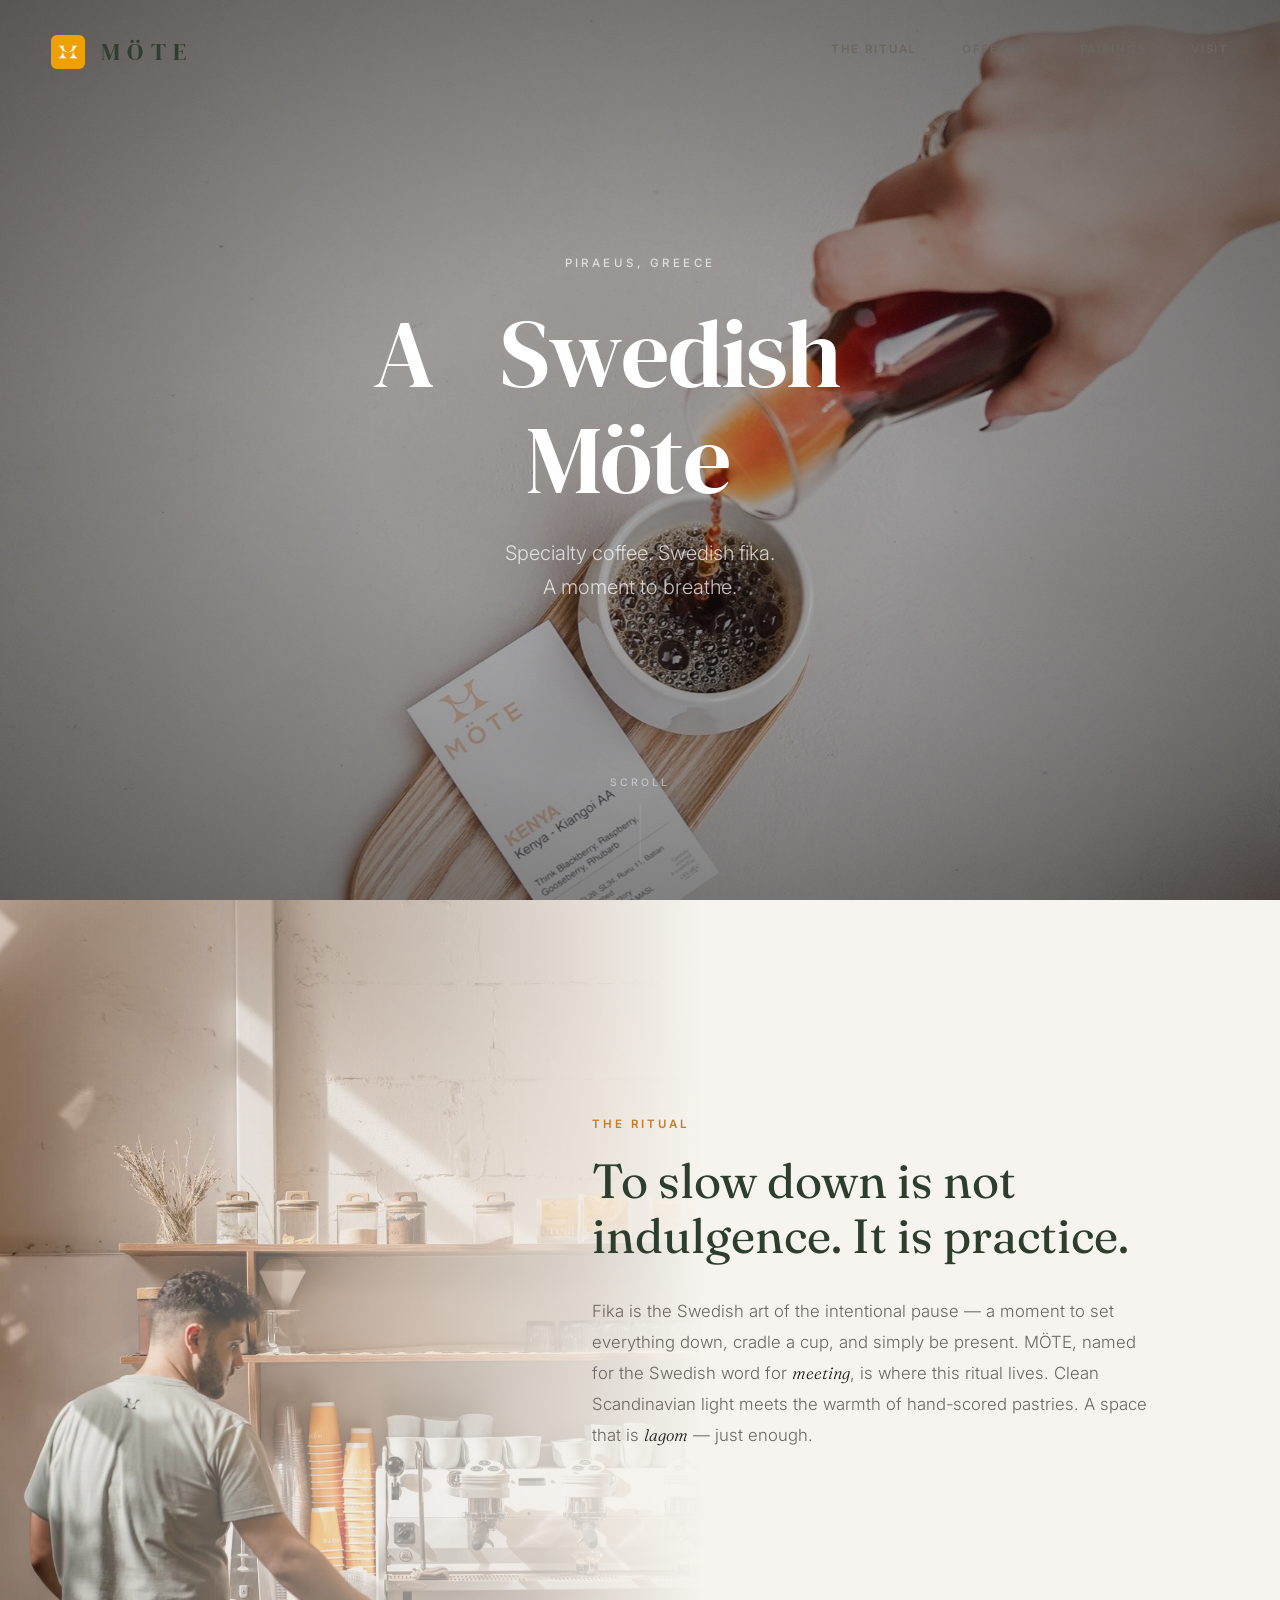
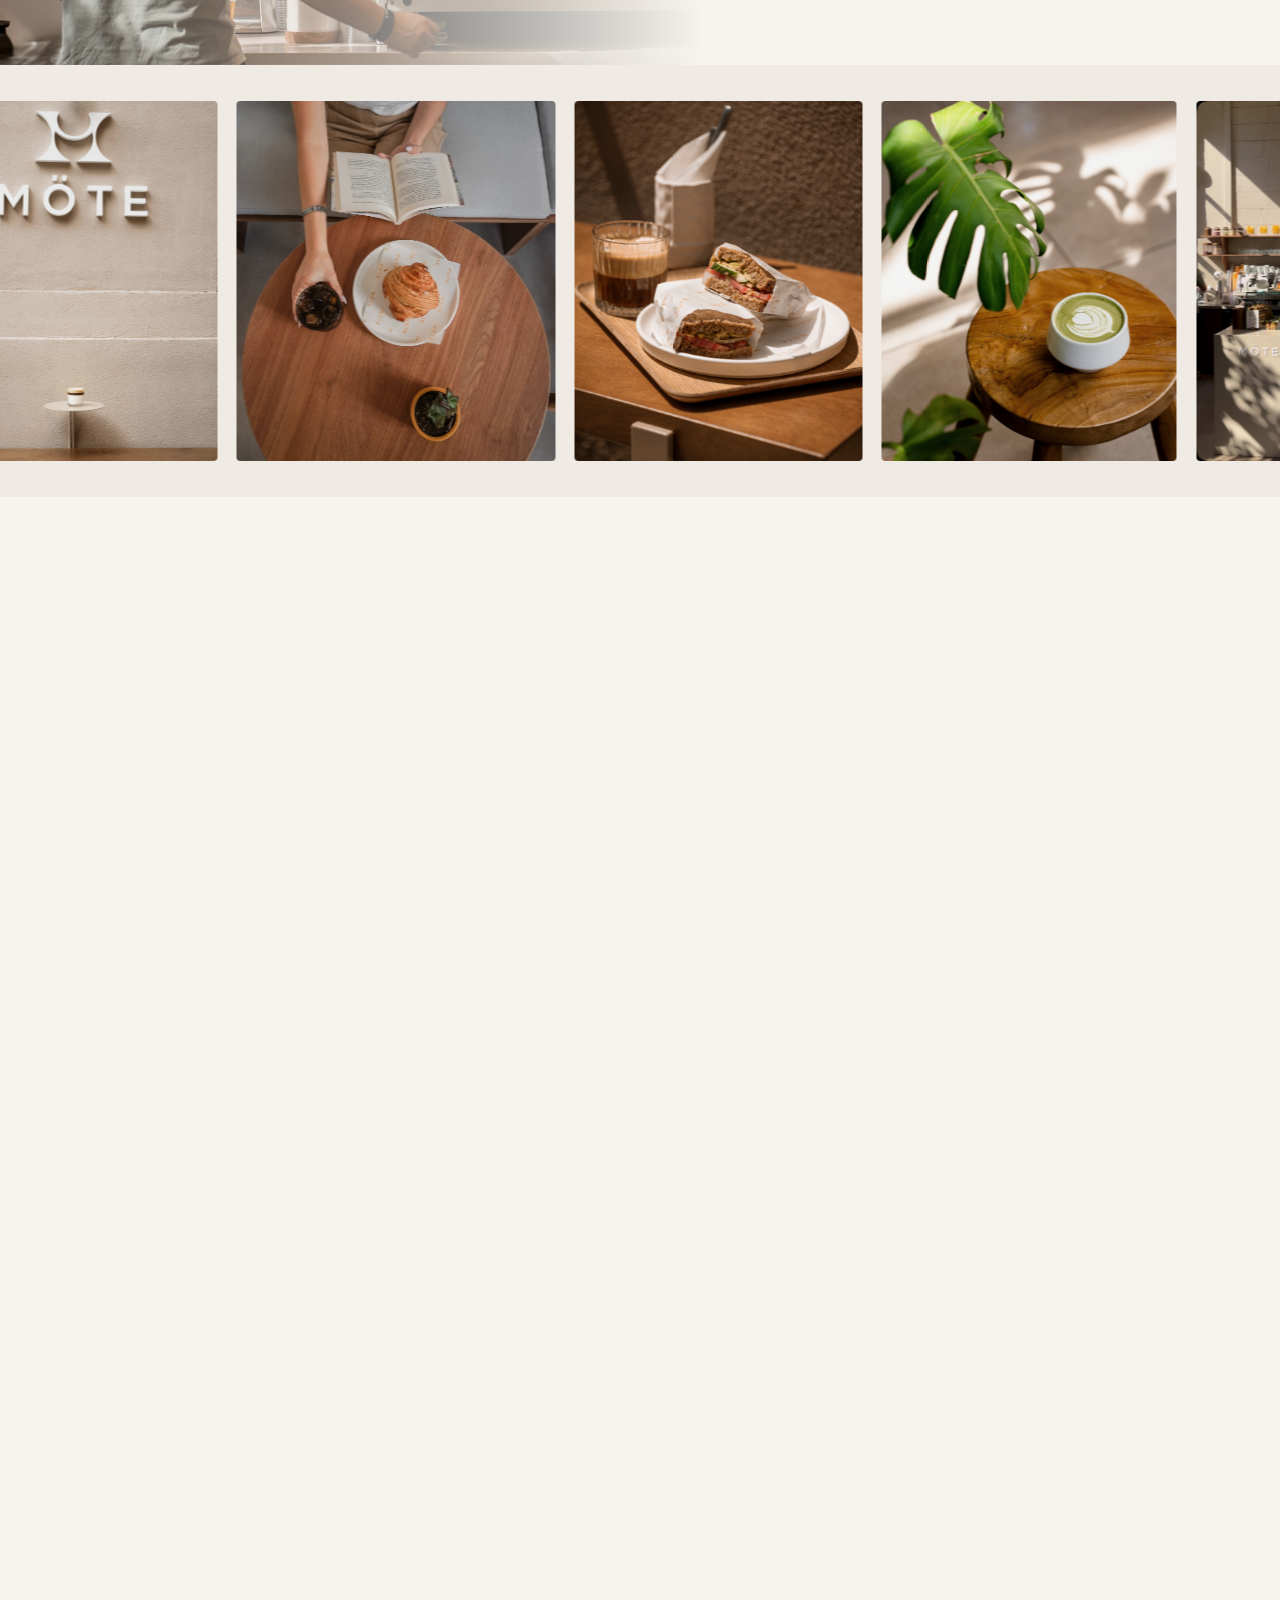
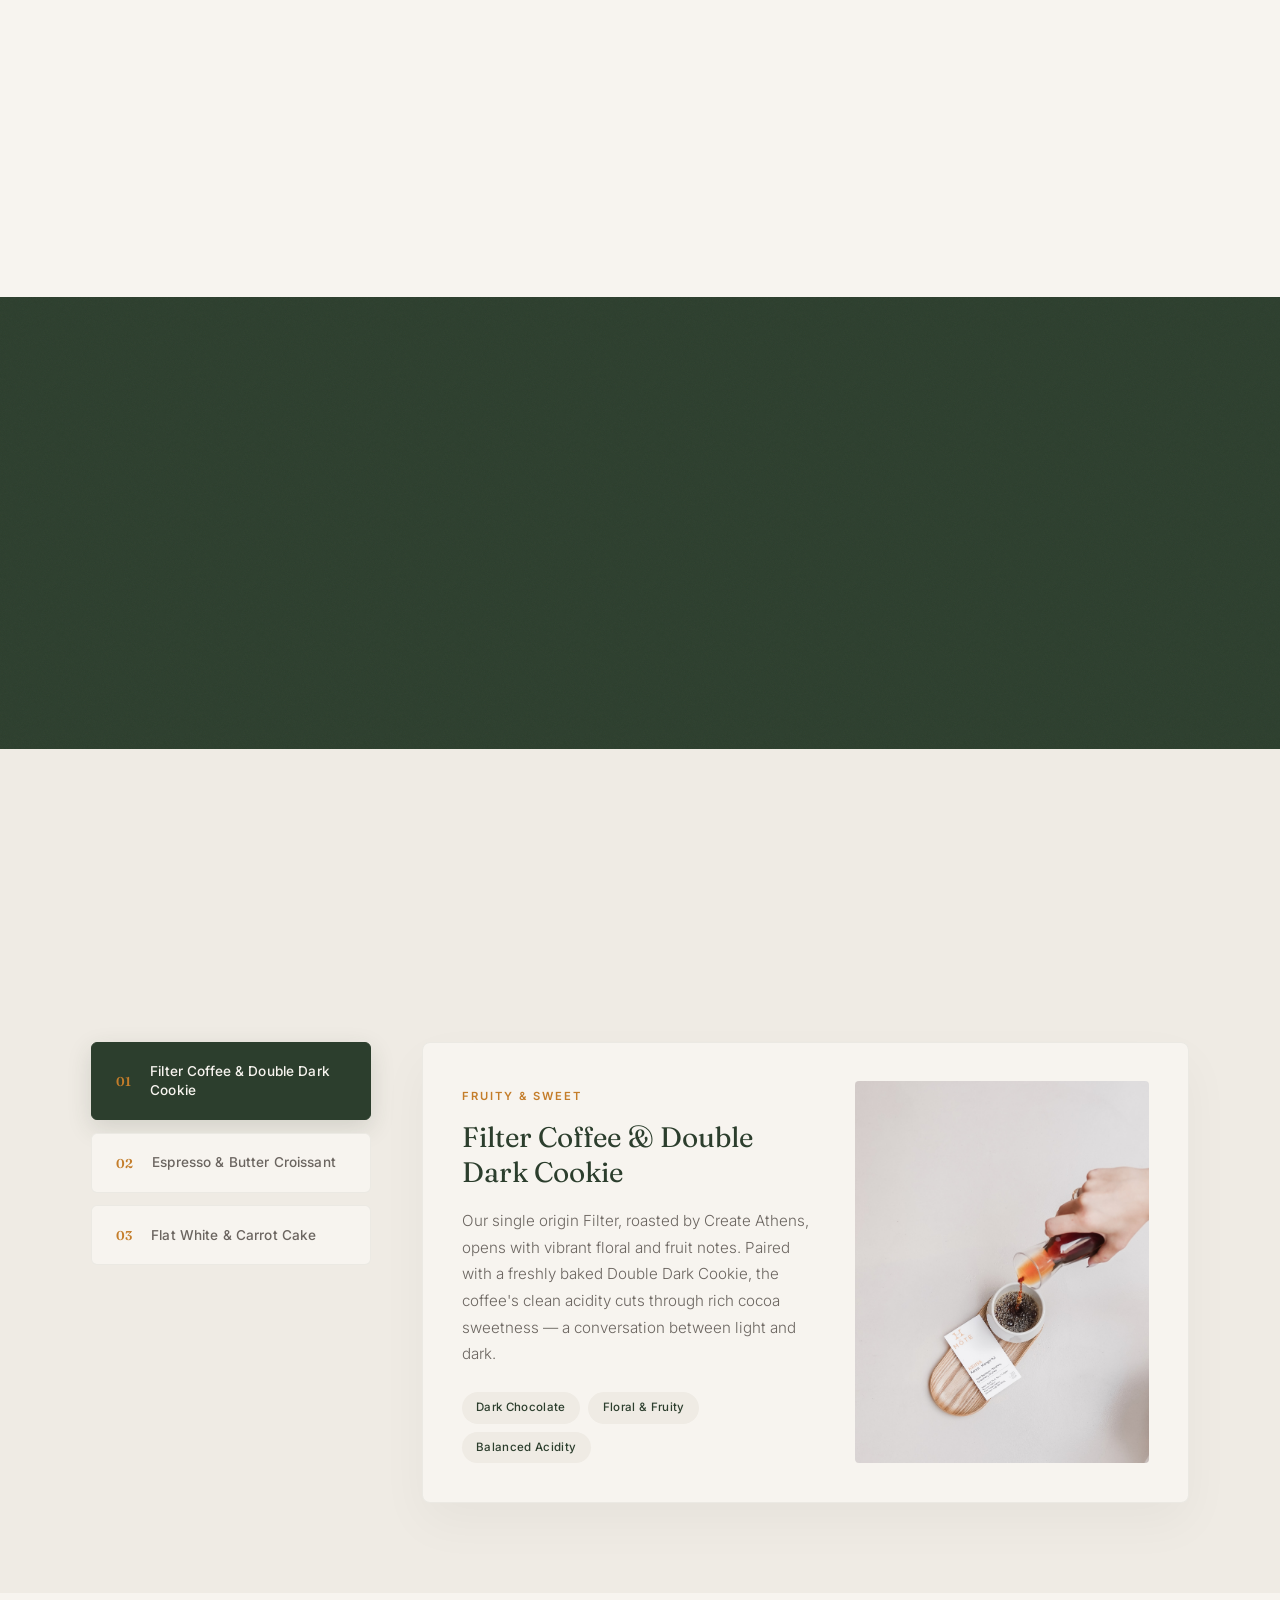
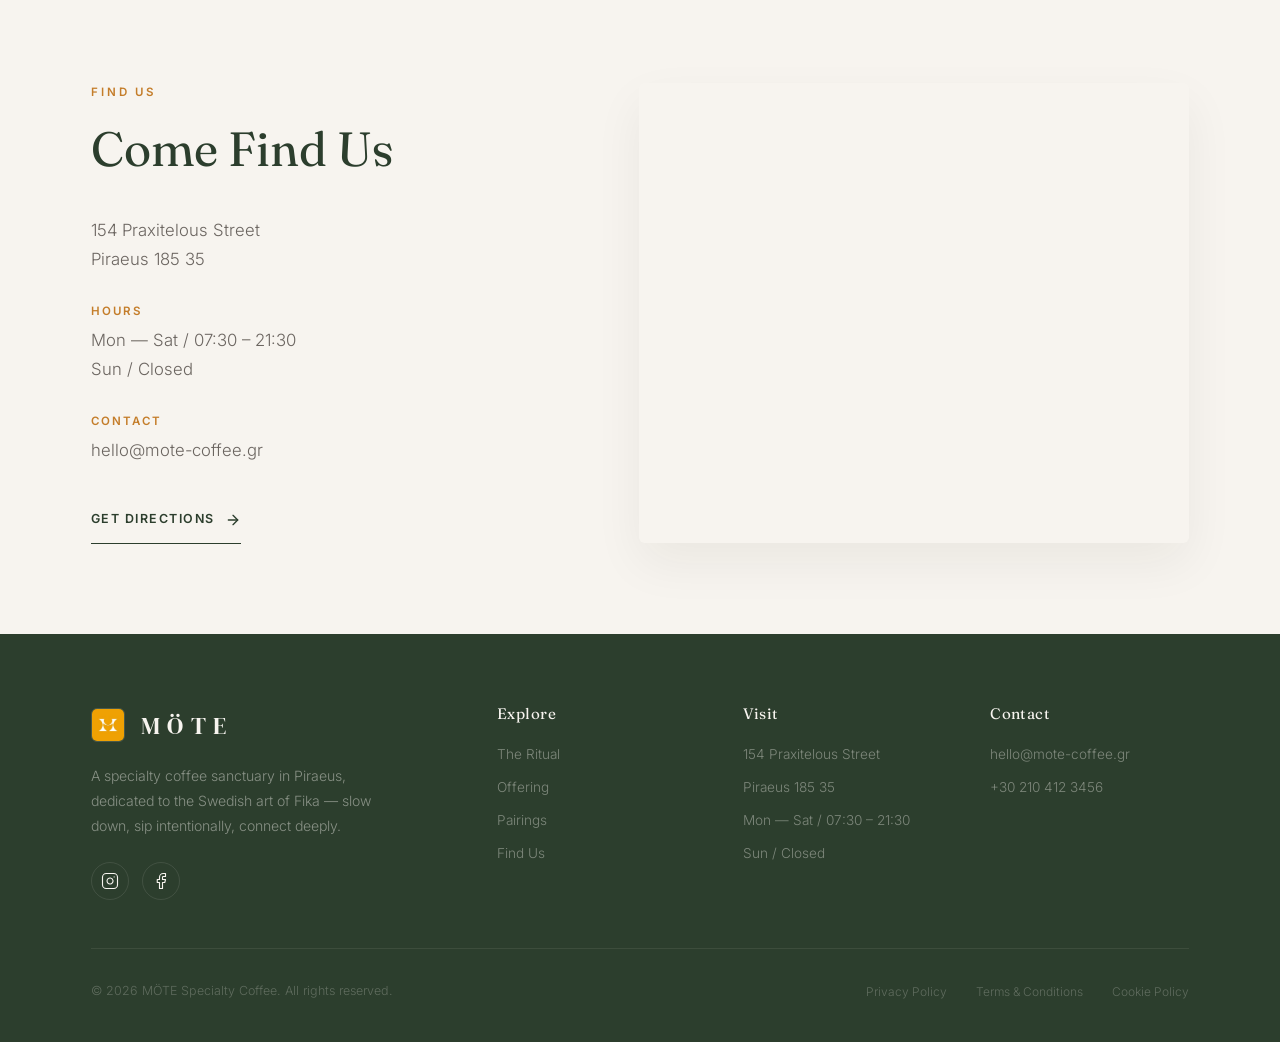
<file: index.html>
<!DOCTYPE html>
<html lang="en">

<head>
    <meta charset="UTF-8">
    <meta name="viewport" content="width=device-width, initial-scale=1.0">
    <title>MÖTE | Specialty Coffee & Swedish Fika — Piraeus</title>
    <meta name="description"
        content="MÖTE is a premium specialty coffee sanctuary in Piraeus, Greece. Dedicated to the Swedish art of Fika — slow down, sip intentionally, connect deeply.">
    <link rel="stylesheet" href="style.css?v=1.0.4">
    <!-- Google Fonts: DM Serif Display (cinematic display), Fraunces (optical serif), Inter (modern sans) -->
    <link rel="preconnect" href="https://fonts.googleapis.com">
    <link rel="preconnect" href="https://fonts.gstatic.com" crossorigin>
    <link
        href="https://fonts.googleapis.com/css2?family=DM+Serif+Display:ital@0;1&family=Fraunces:ital,opsz,wght@0,9..144,300..600;1,9..144,300..600&family=Inter:wght@300;400;500;600&display=swap"
        rel="stylesheet">
</head>

<body>

    <!-- Navigation -->
    <nav class="nav" id="nav">
        <div class="nav-container">
            <a href="#" class="logo">
                <img src="images/logo.jpg" alt="MÖTE Logo" class="logo-icon">
                <span>MÖTE</span>
            </a>
            <div class="nav-links">
                <a href="#fika">The Ritual</a>
                <a href="#menu">Offering</a>
                <a href="#pairing">Pairings</a>
                <a href="#visit">Visit</a>
            </div>
            <button class="nav-toggle" id="nav-toggle" aria-label="Menu" aria-expanded="false">
                <span class="nav-toggle-line"></span>
                <span class="nav-toggle-line"></span>
            </button>
        </div>
    </nav>

    <!-- Mobile Nav Overlay -->
    <div class="nav-overlay" id="nav-overlay">
        <nav class="nav-overlay-content">
            <a href="#fika">The Ritual</a>
            <a href="#menu">Offering</a>
            <a href="#pairing">Pairings</a>
            <a href="#visit">Visit</a>
        </nav>
        <div class="nav-overlay-footer">
            <p>154 Praxitelous, Piraeus</p>
            <p>Mon — Sat / 07:30 – 21:30</p>
        </div>
    </div>

    <main>
        <!-- Hero — Cinematic Full-Bleed -->
        <section class="hero" id="home">
            <div class="hero-media">
                <img src="images/cover.jpg" alt="Specialty coffee and warm atmosphere at MÖTE café" class="hero-img"
                    id="hero-img">
                <div class="hero-grain"></div>
                <div class="hero-vignette"></div>
            </div>
            <div class="hero-content">
                <span class="hero-eyebrow" id="hero-eyebrow">Piraeus, Greece</span>
                <h1 class="hero-title" id="hero-title">A Swedish Möte</h1>
                <p class="hero-subtitle" id="hero-subtitle">Specialty coffee. Swedish fika. <br>A moment to breathe.</p>
            </div>
            <div class="scroll-cue" id="scroll-cue">
                <span>Scroll</span>
                <div class="scroll-line"></div>
            </div>
        </section>

        <!-- Philosophy — The Ritual of Fika & Lagom -->
        <section class="philosophy" id="fika">
            <div class="philosophy-image-wrapper">
                <img src="images/621799567_18037394078755387_5032370032714795248_n.jpg"
                    alt="MÖTE barista crafting specialty coffee" class="philosophy-img">
            </div>
            <div class="philosophy-content reveal">
                <span class="label">The Ritual</span>
                <h2>To slow down is not indulgence. It is practice.</h2>
                <p>Fika is the Swedish art of the intentional pause — a moment to set everything down, cradle a cup,
                    and simply be present. MÖTE, named for the Swedish word for <em>meeting</em>, is where this ritual
                    lives. Clean Scandinavian light meets the warmth of hand-scored pastries. A space that is
                    <em>lagom</em> — just enough.
                </p>
            </div>
        </section>

        <!-- Horizontal Image Gallery -->
        <section class="gallery" id="gallery">
            <div class="gallery-track" id="gallery-track">
                <img src="images/out.jpg" alt="MÖTE café exterior">
                <img src="images/469276581_17969972219803631_2261648514776107215_n.jpg" alt="Coffee preparation">
                <img src="images/482353722_633061116153341_1772977118099903969_n.jpg" alt="Interior atmosphere">
                <img src="images/469221690_17969968943803631_3225462497463304634_n.jpg" alt="Fresh pastries">
                <img src="images/515504996_17994661865803631_379811639104698673_n.jpg" alt="Latte art">
                <img src="images/491689628_661590469967072_8772545290354545613_n.jpg" alt="Barista at work">
                <img src="images/625114309_18165085792397144_1194228851103273685_n.jpg" alt="Coffee beans">
                <img src="images/500056106_695466493179294_767985321428965805_n.jpg" alt="Cozy seating">
                <img src="images/out3.jpg" alt="Street view">
                <img src="images/croissant.jpg" alt="Golden croissant">
            </div>
        </section>

        <!-- Menu — The Offering -->
        <section class="menu" id="menu">
            <div class="container">
                <div class="section-header reveal">
                    <span class="label">The Offering</span>
                    <h2>Roasted with Intention</h2>
                    <div class="menu-tabs">
                        <button class="menu-tab-btn active" data-menu-tab="text">Specialty Board</button>
                        <button class="menu-tab-btn" data-menu-tab="visual">Visual Menu</button>
                    </div>
                </div>

                <!-- Editorial Text Menu -->
                <div class="menu-tab-content active" id="menu-tab-text">
                    <div class="menu-editorial">
                        <div class="menu-category reveal">
                            <div class="menu-category-header">
                                <h3>Specialty Coffee</h3>
                                <span class="cat-count">04 selections</span>
                            </div>
                            <ul class="menu-items reveal-stagger">
                                <li class="menu-item">
                                    <span class="menu-item-name">Filter Coffee</span>
                                    <span class="menu-item-desc">Single origin micro-lots by Create Athens</span>
                                </li>
                                <li class="menu-item">
                                    <span class="menu-item-name">Cold Brew</span>
                                    <span class="menu-item-desc">Slow-steeped, clean, effortlessly smooth</span>
                                </li>
                                <li class="menu-item">
                                    <span class="menu-item-name">Espresso</span>
                                    <span class="menu-item-desc">Double shot, sweet & vibrant</span>
                                </li>
                                <li class="menu-item">
                                    <span class="menu-item-name">Flat White</span>
                                    <span class="menu-item-desc">Silky steamed milk, perfect equilibrium</span>
                                </li>
                            </ul>
                        </div>

                        <div class="menu-category reveal">
                            <div class="menu-category-header">
                                <h3>Cakes & Bakes</h3>
                                <span class="cat-count">04 selections</span>
                            </div>
                            <ul class="menu-items reveal-stagger">
                                <li class="menu-item">
                                    <span class="menu-item-name">Carrot Cake</span>
                                    <span class="menu-item-desc">Moist, warmly spiced, rich cream cheese</span>
                                </li>
                                <li class="menu-item">
                                    <span class="menu-item-name">Butter Croissant</span>
                                    <span class="menu-item-desc">Flaky, golden, baked before dawn</span>
                                </li>
                                <li class="menu-item">
                                    <span class="menu-item-name">Babka Pistachio</span>
                                    <span class="menu-item-desc">Twisted brioche, pistachio cream swirl</span>
                                </li>
                                <li class="menu-item">
                                    <span class="menu-item-name">Double Dark Cookie</span>
                                    <span class="menu-item-desc">Soft-baked, premium dark chocolate chunks</span>
                                </li>
                            </ul>
                        </div>

                        <div class="menu-category reveal">
                            <div class="menu-category-header">
                                <h3>Between Breads</h3>
                                <span class="cat-count">04 selections</span>
                            </div>
                            <ul class="menu-items reveal-stagger">
                                <li class="menu-item">
                                    <span class="menu-item-name">Truffle Bresaola</span>
                                    <span class="menu-item-desc">Aged bresaola, truffle paste, rocket, sourdough</span>
                                </li>
                                <li class="menu-item">
                                    <span class="menu-item-name">Salmon Bagel</span>
                                    <span class="menu-item-desc">Cured salmon, cream cheese, fresh dill</span>
                                </li>
                                <li class="menu-item">
                                    <span class="menu-item-name">Avo Toast</span>
                                    <span class="menu-item-desc">Smashed avocado, cherry tomato, microgreens</span>
                                </li>
                                <li class="menu-item">
                                    <span class="menu-item-name">Möte Egg Salad</span>
                                    <span class="menu-item-desc">Signature house-made, soft brioche bun</span>
                                </li>
                            </ul>
                        </div>
                    </div>
                </div>

                <!-- Visual Menu -->
                <div class="menu-tab-content" id="menu-tab-visual">
                    <div class="menu-boards-grid">
                        <div class="menu-board-card reveal">
                            <a href="Menu – Möte_files/mote_piraeus_menu_easter_01.jpg" target="_blank"
                                class="menu-board-link">
                                <img src="Menu – Möte_files/mote_piraeus_menu_easter_01.jpg" alt="MÖTE Menu Page 1"
                                    class="menu-board-img">
                                <div class="menu-board-overlay">
                                    <span class="zoom-icon">⤢</span>
                                    <span>View Full Menu</span>
                                </div>
                            </a>
                        </div>
                        <div class="menu-board-card reveal">
                            <a href="Menu – Möte_files/mote_piraeus_menu_easter_02.jpg" target="_blank"
                                class="menu-board-link">
                                <img src="Menu – Möte_files/mote_piraeus_menu_easter_02.jpg" alt="MÖTE Menu Page 2"
                                    class="menu-board-img">
                                <div class="menu-board-overlay">
                                    <span class="zoom-icon">⤢</span>
                                    <span>View Full Menu</span>
                                </div>
                            </a>
                        </div>
                    </div>
                </div>
            </div>
        </section>

        <!-- Definition Banner — MÖTE -->
        <section class="visual-break">
            <div class="definition-wrapper reveal">
                <h2 class="def-title">MÖTE</h2>
                <p class="def-phonetic">möte (Swedish) · /ˈmøː.tɛ/</p>
                <p class="def-meaning"><strong>meeting;</strong> an unplanned encounter or an agreed upon event</p>
                <p class="def-quote">"A moment shared over coffee. An encounter with intention."</p>
            </div>
        </section>

        <!-- Fika Pairing Guide -->
        <section class="pairing" id="pairing">
            <div class="container">
                <div class="section-header reveal">
                    <span class="label">The Perfect Match</span>
                    <h2>Perfect Together</h2>
                    <p class="section-subtitle">Every roast has a counterpart. Every bite, a companion.</p>
                </div>

                <div class="pairing-container reveal">
                    <div class="pairing-selector">
                        <button class="pairing-btn active magnetic" data-pairing="filter">
                            <span class="btn-num">01</span>
                            <span class="btn-text">Filter Coffee & Double Dark Cookie</span>
                        </button>
                        <button class="pairing-btn magnetic" data-pairing="espresso">
                            <span class="btn-num">02</span>
                            <span class="btn-text">Espresso & Butter Croissant</span>
                        </button>
                        <button class="pairing-btn magnetic" data-pairing="flatwhite">
                            <span class="btn-num">03</span>
                            <span class="btn-text">Flat White & Carrot Cake</span>
                        </button>
                    </div>

                    <div class="pairing-display">
                        <div class="pairing-card active" id="pair-filter">
                            <div class="pair-info">
                                <span class="pair-tag">Fruity & Sweet</span>
                                <h3>Filter Coffee & Double Dark Cookie</h3>
                                <p class="pair-desc">Our single origin Filter, roasted by Create Athens, opens with
                                    vibrant floral and fruit notes. Paired with a freshly baked Double Dark Cookie, the
                                    coffee's clean acidity cuts through rich cocoa sweetness — a conversation between
                                    light and dark.</p>
                                <div class="flavor-notes">
                                    <span>Dark Chocolate</span>
                                    <span>Floral & Fruity</span>
                                    <span>Balanced Acidity</span>
                                </div>
                            </div>
                            <div class="pair-image">
                                <img src="images/cover.jpg" alt="Filter Coffee and Double Dark Cookie pairing">
                            </div>
                        </div>

                        <div class="pairing-card reverse" id="pair-espresso">
                            <div class="pair-info">
                                <span class="pair-tag">Classic Morning</span>
                                <h3>Espresso & Butter Croissant</h3>
                                <p class="pair-desc">A double shot of our Create Athens blend — rich cacao, dark cherry
                                    undertones. Alongside a flaky, golden croissant: bold bitterness meets buttery
                                    warmth. The simplest rituals are often the most complete.</p>
                                <div class="flavor-notes">
                                    <span>Dark Chocolate</span>
                                    <span>Flaky Butter</span>
                                    <span>Cherry Acidity</span>
                                </div>
                            </div>
                            <div class="pair-image">
                                <img src="images/croissant.jpg" alt="Espresso and Butter Croissant pairing">
                            </div>
                        </div>

                        <div class="pairing-card" id="pair-flatwhite">
                            <div class="pair-info">
                                <span class="pair-tag">Cozy Comfort</span>
                                <h3>Flat White & Carrot Cake</h3>
                                <p class="pair-desc">Silky steamed milk meets our smooth blend — toasted hazelnut
                                    warmth. A forkful of moist, spiced carrot cake with cream cheese. The kind of
                                    afternoon you don't want to end.</p>
                                <div class="flavor-notes">
                                    <span>Toasted Hazelnut</span>
                                    <span>Warm Spices</span>
                                    <span>Sweet Frosting</span>
                                </div>
                            </div>
                            <div class="pair-image">
                                <img src="images/capucino.jpg" alt="Flat White and Carrot Cake pairing">
                            </div>
                        </div>
                    </div>
                </div>
            </div>
        </section>

        <!-- Visit -->
        <section class="visit" id="visit">
            <div class="container">
                <div class="visit-grid">
                    <div class="visit-info reveal">
                        <span class="label">Find Us</span>
                        <h2>Come Find Us</h2>
                        <div class="info-block">
                            <p>154 Praxitelous Street</p>
                            <p>Piraeus 185 35</p>
                        </div>
                        <div class="info-block">
                            <h4>Hours</h4>
                            <p>Mon — Sat / 07:30 – 21:30</p>
                            <p>Sun / Closed</p>
                        </div>
                        <div class="info-block">
                            <h4>Contact</h4>
                            <p>hello@mote-coffee.gr</p>
                        </div>
                        <a href="https://www.google.com/maps/search/?api=1&query=M%C3%96TE+Specialty+Coffee+Piraeus+Praxitelous+154"
                            target="_blank" rel="noopener noreferrer" class="directions-link magnetic">
                            Get Directions
                            <svg width="16" height="16" viewBox="0 0 24 24" fill="none" stroke="currentColor"
                                stroke-width="2" stroke-linecap="round" stroke-linejoin="round">
                                <line x1="5" y1="12" x2="19" y2="12"></line>
                                <polyline points="12 5 19 12 12 19"></polyline>
                            </svg>
                        </a>
                    </div>
                    <div class="visit-map reveal">
                        <iframe
                            src="https://www.google.com/maps/embed/v1/place?key=AIzaSyBFw0Qbyq9zTFTd-tUY6dZWTgaQzuU17R8&q=MÖTE+Specialty+Coffee+Piraeus+Praxitelous+154&zoom=17"
                            style="border:0;" allowfullscreen="" loading="lazy" width="100%" height="450"
                            referrerpolicy="no-referrer-when-downgrade" class="visit-map-iframe"
                            title="MÖTE café location on Google Maps"></iframe>
                    </div>
                </div>
            </div>
        </section>
    </main>

    <!-- Footer -->
    <footer class="footer">
        <div class="footer-container">
            <div class="footer-top">
                <div class="footer-brand">
                    <a href="#" class="logo">
                        <img src="images/logo.jpg" alt="MÖTE Logo" class="logo-icon">
                        <span>MÖTE</span>
                    </a>
                    <p class="footer-tagline">A specialty coffee sanctuary in Piraeus, dedicated to the Swedish art of
                        Fika — slow down, sip intentionally, connect deeply.</p>
                    <div class="footer-socials">
                        <a href="https://www.instagram.com/mote.coffee/" target="_blank" rel="noopener noreferrer"
                            aria-label="Instagram" class="magnetic">
                            <svg width="18" height="18" viewBox="0 0 24 24" fill="none" stroke="currentColor"
                                stroke-width="1.5" stroke-linecap="round" stroke-linejoin="round">
                                <rect x="2" y="2" width="20" height="20" rx="5" ry="5"></rect>
                                <path d="M16 11.37A4 4 0 1 1 12.63 8 4 4 0 0 1 16 11.37z"></path>
                                <line x1="17.5" y1="6.5" x2="17.51" y2="6.5"></line>
                            </svg>
                        </a>
                        <a href="https://www.facebook.com/mote.coffee/?locale=el_GR/" target="_blank"
                            rel="noopener noreferrer" aria-label="Facebook" class="magnetic">
                            <svg width="18" height="18" viewBox="0 0 24 24" fill="none" stroke="currentColor"
                                stroke-width="1.5" stroke-linecap="round" stroke-linejoin="round">
                                <path d="M18 2h-3a5 5 0 0 0-5 5v3H7v4h3v8h4v-8h3l1-4h-4V7a1 1 0 0 1 1-1h3z"></path>
                            </svg>
                        </a>
                    </div>
                </div>

                <div class="footer-column">
                    <h5>Explore</h5>
                    <ul>
                        <li><a href="#fika">The Ritual</a></li>
                        <li><a href="#menu">Offering</a></li>
                        <li><a href="#pairing">Pairings</a></li>
                        <li><a href="#visit">Find Us</a></li>
                    </ul>
                </div>

                <div class="footer-column">
                    <h5>Visit</h5>
                    <ul>
                        <li>154 Praxitelous Street</li>
                        <li>Piraeus 185 35</li>
                        <li>Mon — Sat / 07:30 – 21:30</li>
                        <li>Sun / Closed</li>
                    </ul>
                </div>

                <div class="footer-column">
                    <h5>Contact</h5>
                    <ul>
                        <li><a href="mailto:hello@mote-coffee.gr">hello@mote-coffee.gr</a></li>
                        <li><a href="tel:+302104123456">+30 210 412 3456</a></li>
                    </ul>
                </div>
            </div>

            <div class="footer-bottom">
                <p>&copy; 2026 MÖTE Specialty Coffee. All rights reserved.</p>
                <div class="footer-legal">
                    <a href="#">Privacy Policy</a>
                    <a href="#">Terms & Conditions</a>
                    <a href="#">Cookie Policy</a>
                </div>
            </div>
        </div>
    </footer>

    <script src="main.js"></script>
</body>

</html>
</file>
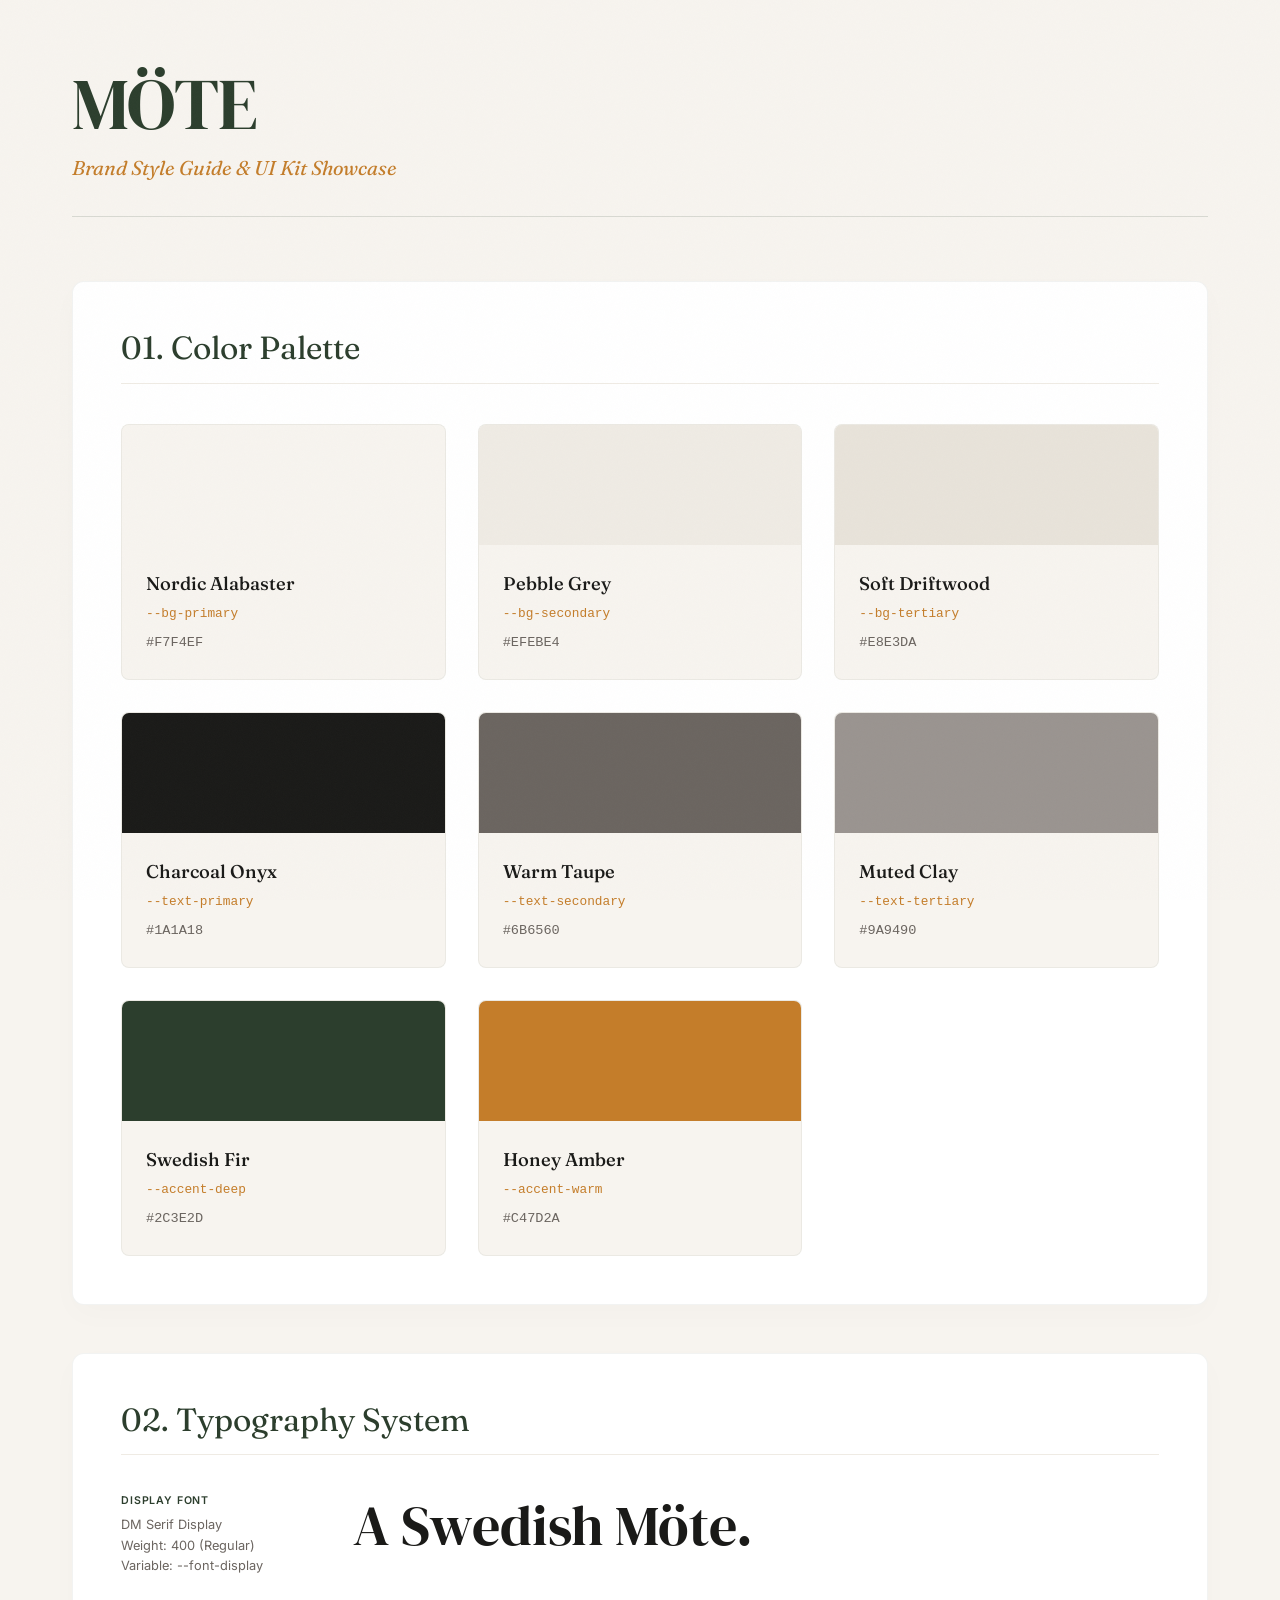
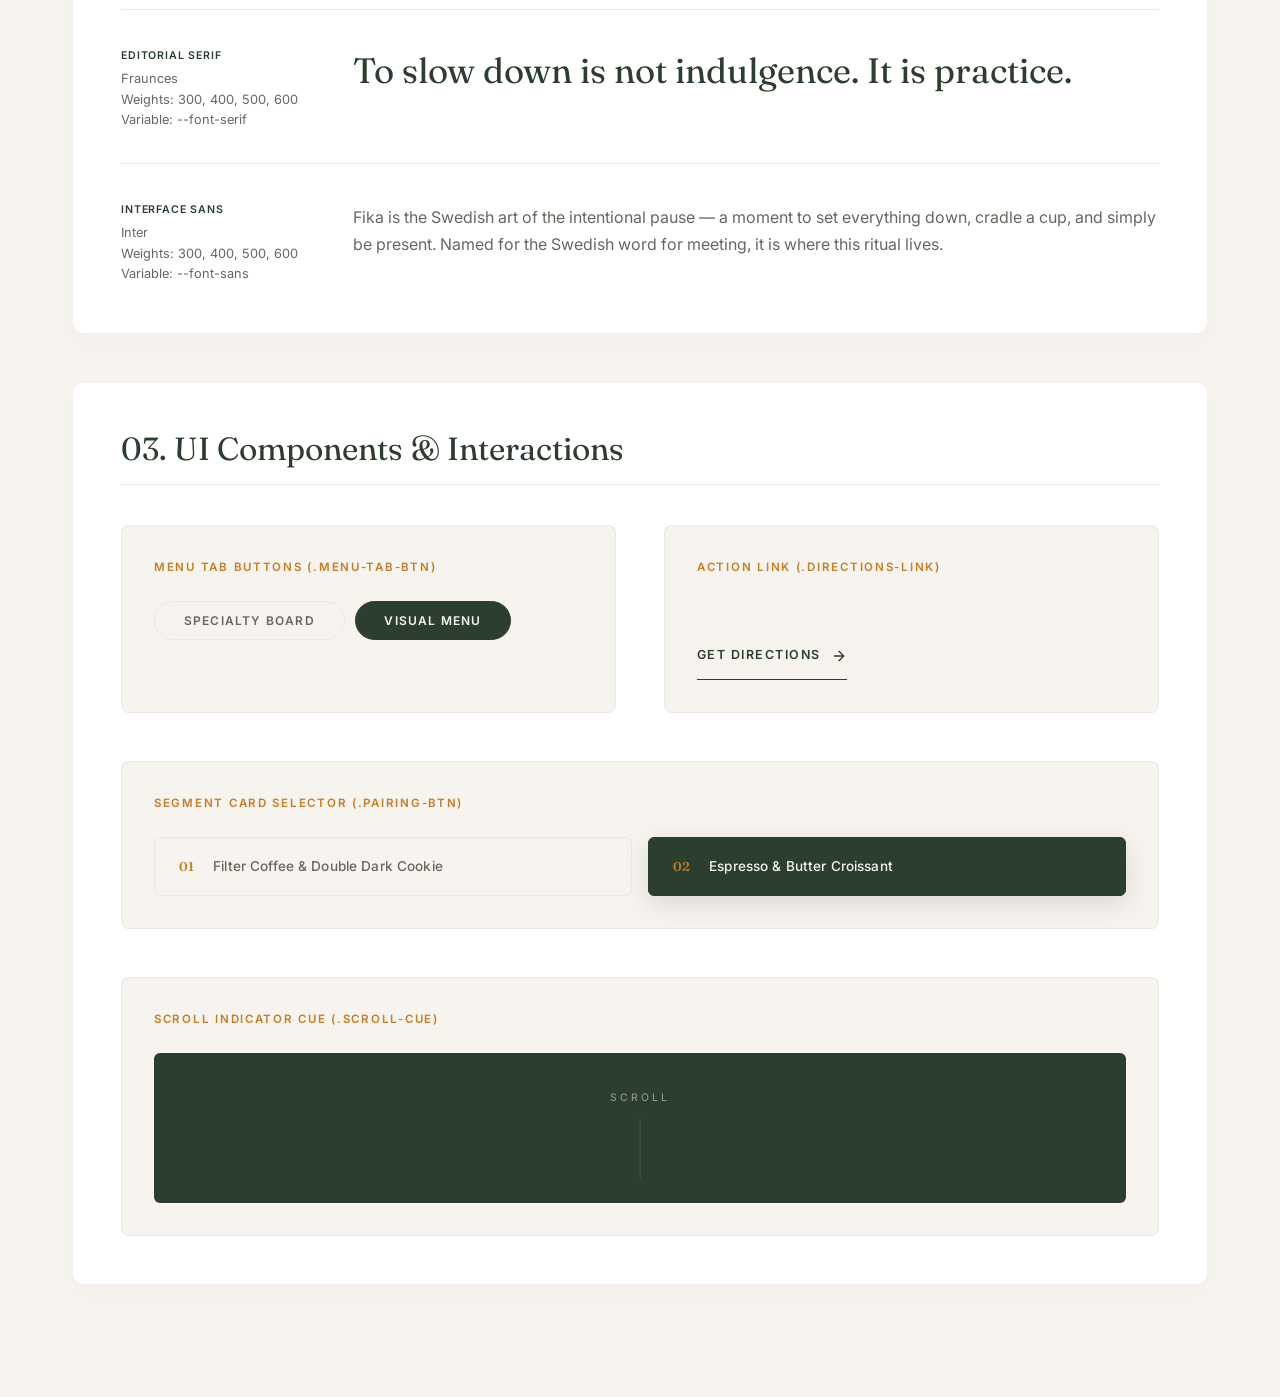
<file: styleguide.html>
<!DOCTYPE html>
<html lang="en">

<head>
    <meta charset="UTF-8">
    <meta name="viewport" content="width=device-width, initial-scale=1.0">
    <title>MÖTE — Brand Style Guide & UI Kit</title>
    <!-- Same Google Fonts as main site -->
    <link rel="preconnect" href="https://fonts.googleapis.com">
    <link rel="preconnect" href="https://fonts.gstatic.com" crossorigin>
    <link href="https://fonts.googleapis.com/css2?family=DM+Serif+Display:ital@0;1&family=Fraunces:ital,opsz,wght@0,9..144,300..600;1,9..144,300..600&family=Inter:wght@300;400;500;600&display=swap" rel="stylesheet">
    <!-- Main stylesheet -->
    <link rel="stylesheet" href="style.css?v=1.0.4">

    <style>
        /* Custom layout styles for the Style Guide page */
        body {
            background-color: var(--bg-primary);
            color: var(--text-primary);
            padding: 4rem 2rem;
            max-width: 1200px;
            margin: 0 auto;
        }

        header {
            border-bottom: 1px solid rgba(44, 62, 45, 0.15);
            padding-bottom: 2rem;
            margin-bottom: 4rem;
        }

        .guide-title {
            font-family: var(--font-display);
            font-size: clamp(2.5rem, 6vw, 4.5rem);
            color: var(--accent-deep);
            margin-bottom: 0.5rem;
            letter-spacing: -0.01em;
        }

        .guide-subtitle {
            font-family: var(--font-serif);
            font-style: italic;
            font-size: 1.25rem;
            color: var(--accent-warm);
            font-weight: 400;
        }

        .section-card {
            background: var(--white);
            border: 1px solid var(--border-subtle);
            border-radius: 12px;
            padding: 3rem;
            margin-bottom: 3rem;
            box-shadow: 0 10px 30px rgba(26, 26, 24, 0.02);
        }

        .section-title {
            font-family: var(--font-serif);
            font-size: 2rem;
            color: var(--accent-deep);
            margin-bottom: 2.5rem;
            border-bottom: 1px solid var(--bg-secondary);
            padding-bottom: 1rem;
        }

        /* Color Palette Grid */
        .color-grid {
            display: grid;
            grid-template-columns: repeat(auto-fill, minmax(260px, 1fr));
            gap: 2rem;
        }

        .color-card {
            border: 1px solid var(--border-subtle);
            border-radius: 8px;
            overflow: hidden;
            background: var(--bg-primary);
            transition: transform 0.3s var(--ease-out-expo), box-shadow 0.3s ease;
        }

        .color-card:hover {
            transform: translateY(-5px);
            box-shadow: 0 15px 35px rgba(26, 26, 24, 0.08);
        }

        .color-swatch {
            height: 120px;
            width: 100%;
            position: relative;
            cursor: pointer;
        }

        .color-swatch::after {
            content: 'Copy HEX';
            position: absolute;
            inset: 0;
            background: rgba(44, 62, 45, 0.8);
            color: var(--white);
            display: flex;
            align-items: center;
            justify-content: center;
            font-family: var(--font-sans);
            font-size: 0.8rem;
            font-weight: 600;
            text-transform: uppercase;
            letter-spacing: 0.1em;
            opacity: 0;
            transition: opacity 0.25s ease;
        }

        .color-swatch:hover::after {
            opacity: 1;
        }

        .color-info {
            padding: 1.5rem;
        }

        .color-name {
            font-family: var(--font-serif);
            font-size: 1.15rem;
            font-weight: 500;
            color: var(--text-primary);
            margin-bottom: 0.25rem;
        }

        .color-var {
            font-family: monospace;
            font-size: 0.8rem;
            color: var(--accent-warm);
            margin-bottom: 0.5rem;
        }

        .color-hex {
            font-family: monospace;
            font-size: 0.85rem;
            color: var(--text-secondary);
        }

        .toast {
            position: fixed;
            bottom: 2rem;
            right: 2rem;
            background: var(--accent-deep);
            color: var(--bg-primary);
            padding: 1rem 2rem;
            border-radius: 6px;
            font-family: var(--font-sans);
            font-size: 0.85rem;
            font-weight: 500;
            letter-spacing: 0.05em;
            box-shadow: 0 10px 30px rgba(44, 62, 45, 0.2);
            opacity: 0;
            transform: translateY(10px);
            transition: all 0.4s var(--ease-out-expo);
            z-index: 1000;
            pointer-events: none;
        }

        .toast.show {
            opacity: 1;
            transform: translateY(0);
        }

        /* Typography Showcase */
        .typo-showcase {
            display: grid;
            gap: 2.5rem;
        }

        .typo-row {
            display: grid;
            grid-template-columns: 200px 1fr;
            gap: 2rem;
            padding-bottom: 2rem;
            border-bottom: 1px solid var(--bg-secondary);
        }

        .typo-row:last-child {
            border-bottom: none;
            padding-bottom: 0;
        }

        .typo-meta {
            font-family: var(--font-sans);
            font-size: 0.8rem;
            color: var(--text-secondary);
            line-height: 1.6;
        }

        .typo-meta h5 {
            font-weight: 600;
            text-transform: uppercase;
            letter-spacing: 0.08em;
            color: var(--accent-deep);
            margin-bottom: 0.5rem;
        }

        .typo-preview-display {
            font-family: var(--font-display);
            font-size: clamp(2rem, 5vw, 3.5rem);
            line-height: 1.1;
        }

        .typo-preview-serif {
            font-family: var(--font-serif);
            font-size: 2.2rem;
            line-height: 1.2;
            color: var(--accent-deep);
        }

        .typo-preview-sans {
            font-family: var(--font-sans);
            font-size: 1rem;
            line-height: 1.7;
            color: var(--text-secondary);
        }

        /* UI Components Showcase */
        .component-grid {
            display: grid;
            grid-template-columns: 1fr 1fr;
            gap: 3rem;
        }

        @media (max-width: 768px) {
            .typo-row {
                grid-template-columns: 1fr;
                gap: 0.5rem;
            }
            .component-grid {
                grid-template-columns: 1fr;
            }
        }

        .comp-container {
            display: flex;
            flex-direction: column;
            gap: 1.5rem;
            padding: 2rem;
            background: var(--bg-primary);
            border-radius: 8px;
            border: 1px solid var(--border-subtle);
            align-items: flex-start;
        }

        .comp-label {
            font-family: var(--font-sans);
            font-size: 0.72rem;
            font-weight: 600;
            text-transform: uppercase;
            letter-spacing: 0.15em;
            color: var(--accent-warm);
        }

        .scroll-cue-demo {
            position: relative;
            height: 150px;
            width: 100%;
            background: var(--accent-deep);
            border-radius: 6px;
            overflow: hidden;
            display: flex;
            justify-content: center;
        }

        .scroll-cue-demo .scroll-cue {
            opacity: 1;
            transform: translateX(-50%) translateY(0);
            bottom: 1.5rem;
        }
    </style>
</head>

<body>

    <header>
        <h1 class="guide-title">MÖTE</h1>
        <div class="guide-subtitle">Brand Style Guide & UI Kit Showcase</div>
    </header>

    <!-- SECTION 1: Colors -->
    <section class="section-card">
        <h2 class="section-title">01. Color Palette</h2>
        <div class="color-grid">
            <!-- Swatch 1 -->
            <div class="color-card">
                <div class="color-swatch" style="background-color: #F7F4EF;" onclick="copyHex(this, '#F7F4EF')"></div>
                <div class="color-info">
                    <div class="color-name">Nordic Alabaster</div>
                    <div class="color-var">--bg-primary</div>
                    <div class="color-hex">#F7F4EF</div>
                </div>
            </div>
            <!-- Swatch 2 -->
            <div class="color-card">
                <div class="color-swatch" style="background-color: #EFEBE4;" onclick="copyHex(this, '#EFEBE4')"></div>
                <div class="color-info">
                    <div class="color-name">Pebble Grey</div>
                    <div class="color-var">--bg-secondary</div>
                    <div class="color-hex">#EFEBE4</div>
                </div>
            </div>
            <!-- Swatch 3 -->
            <div class="color-card">
                <div class="color-swatch" style="background-color: #E8E3DA;" onclick="copyHex(this, '#E8E3DA')"></div>
                <div class="color-info">
                    <div class="color-name">Soft Driftwood</div>
                    <div class="color-var">--bg-tertiary</div>
                    <div class="color-hex">#E8E3DA</div>
                </div>
            </div>
            <!-- Swatch 4 -->
            <div class="color-card">
                <div class="color-swatch" style="background-color: #1A1A18;" onclick="copyHex(this, '#1A1A18')"></div>
                <div class="color-info">
                    <div class="color-name">Charcoal Onyx</div>
                    <div class="color-var">--text-primary</div>
                    <div class="color-hex">#1A1A18</div>
                </div>
            </div>
            <!-- Swatch 5 -->
            <div class="color-card">
                <div class="color-swatch" style="background-color: #6B6560;" onclick="copyHex(this, '#6B6560')"></div>
                <div class="color-info">
                    <div class="color-name">Warm Taupe</div>
                    <div class="color-var">--text-secondary</div>
                    <div class="color-hex">#6B6560</div>
                </div>
            </div>
            <!-- Swatch 6 -->
            <div class="color-card">
                <div class="color-swatch" style="background-color: #9A9490;" onclick="copyHex(this, '#9A9490')"></div>
                <div class="color-info">
                    <div class="color-name">Muted Clay</div>
                    <div class="color-var">--text-tertiary</div>
                    <div class="color-hex">#9A9490</div>
                </div>
            </div>
            <!-- Swatch 7 -->
            <div class="color-card">
                <div class="color-swatch" style="background-color: #2C3E2D;" onclick="copyHex(this, '#2C3E2D')"></div>
                <div class="color-info">
                    <div class="color-name">Swedish Fir</div>
                    <div class="color-var">--accent-deep</div>
                    <div class="color-hex">#2C3E2D</div>
                </div>
            </div>
            <!-- Swatch 8 -->
            <div class="color-card">
                <div class="color-swatch" style="background-color: #C47D2A;" onclick="copyHex(this, '#C47D2A')"></div>
                <div class="color-info">
                    <div class="color-name">Honey Amber</div>
                    <div class="color-var">--accent-warm</div>
                    <div class="color-hex">#C47D2A</div>
                </div>
            </div>
        </div>
    </section>

    <!-- SECTION 2: Typography -->
    <section class="section-card">
        <h2 class="section-title">02. Typography System</h2>
        <div class="typo-showcase">
            <!-- Row 1 -->
            <div class="typo-row">
                <div class="typo-meta">
                    <h5>Display Font</h5>
                    <p>DM Serif Display</p>
                    <p>Weight: 400 (Regular)</p>
                    <p>Variable: --font-display</p>
                </div>
                <div class="typo-preview-display">
                    A Swedish Möte.
                </div>
            </div>
            <!-- Row 2 -->
            <div class="typo-row">
                <div class="typo-meta">
                    <h5>Editorial Serif</h5>
                    <p>Fraunces</p>
                    <p>Weights: 300, 400, 500, 600</p>
                    <p>Variable: --font-serif</p>
                </div>
                <div class="typo-preview-serif">
                    To slow down is not indulgence. It is practice.
                </div>
            </div>
            <!-- Row 3 -->
            <div class="typo-row">
                <div class="typo-meta">
                    <h5>Interface Sans</h5>
                    <p>Inter</p>
                    <p>Weights: 300, 400, 500, 600</p>
                    <p>Variable: --font-sans</p>
                </div>
                <div class="typo-preview-sans">
                    Fika is the Swedish art of the intentional pause — a moment to set everything down, cradle a cup, and simply be present. Named for the Swedish word for meeting, it is where this ritual lives.
                </div>
            </div>
        </div>
    </section>

    <!-- SECTION 3: UI Components -->
    <section class="section-card">
        <h2 class="section-title">03. UI Components & Interactions</h2>
        <div class="component-grid">
            <!-- Comp 1 -->
            <div class="comp-container">
                <span class="comp-label">Menu Tab Buttons (.menu-tab-btn)</span>
                <div style="display: flex; gap: 10px;">
                    <button class="menu-tab-btn">Specialty Board</button>
                    <button class="menu-tab-btn active">Visual Menu</button>
                </div>
            </div>
            <!-- Comp 2 -->
            <div class="comp-container">
                <span class="comp-label">Action Link (.directions-link)</span>
                <a href="#" class="directions-link magnetic">
                    Get Directions
                    <svg width="16" height="16" viewBox="0 0 24 24" fill="none" stroke="currentColor" stroke-width="2" stroke-linecap="round" stroke-linejoin="round">
                        <line x1="5" y1="12" x2="19" y2="12"></line>
                        <polyline points="12 5 19 12 12 19"></polyline>
                    </svg>
                </a>
            </div>
            <!-- Comp 3 -->
            <div class="comp-container" style="grid-column: span 2;">
                <span class="comp-label">Segment Card Selector (.pairing-btn)</span>
                <div style="display: grid; grid-template-columns: 1fr 1fr; gap: 1rem; width: 100%;">
                    <button class="pairing-btn magnetic">
                        <span class="btn-num">01</span>
                        <span class="btn-text">Filter Coffee & Double Dark Cookie</span>
                    </button>
                    <button class="pairing-btn active magnetic">
                        <span class="btn-num">02</span>
                        <span class="btn-text">Espresso & Butter Croissant</span>
                    </button>
                </div>
            </div>
            <!-- Comp 4 -->
            <div class="comp-container" style="grid-column: span 2;">
                <span class="comp-label">Scroll Indicator Cue (.scroll-cue)</span>
                <div class="scroll-cue-demo">
                    <div class="scroll-cue" id="scroll-cue">
                        <span>Scroll</span>
                        <div class="scroll-line"></div>
                    </div>
                </div>
            </div>
        </div>
    </section>

    <!-- TOAST POPUP FOR CLIPBOARD -->
    <div class="toast" id="toast">HEX code copied to clipboard!</div>

    <script>
        // Copy to clipboard function
        function copyHex(element, hex) {
            navigator.clipboard.writeText(hex).then(() => {
                const toast = document.getElementById('toast');
                toast.classList.add('show');
                setTimeout(() => {
                    toast.classList.remove('show');
                }, 2000);
            });
        }

        // Add magnetic animation effects if hover is supported
        document.addEventListener('DOMContentLoaded', () => {
            const magneticElements = document.querySelectorAll('.magnetic');
            if (window.matchMedia('(hover: hover)').matches) {
                magneticElements.forEach(el => {
                    el.addEventListener('mousemove', (e) => {
                        const rect = el.getBoundingClientRect();
                        const x = (e.clientX - rect.left - rect.width / 2) * 0.25;
                        const y = (e.clientY - rect.top - rect.height / 2) * 0.25;
                        el.style.transform = `translate(${x}px, ${y}px)`;
                    });
                    el.addEventListener('mouseleave', () => {
                        el.style.transform = 'translate(0, 0)';
                    });
                });
            }
        });
    </script>
</body>

</html>
</file>
<file: style.css>
/* ============================================================
   MÖTE — Premium Specialty Coffee & Swedish Fika
   Bespoke Digital Experience
   ============================================================ */

/* --- Design Tokens --- */
:root {
    /* Color Palette — Nordic Luxury */
    --bg-primary: #F7F4EF;
    --bg-secondary: #EFEBE4;
    --bg-tertiary: #E8E3DA;
    --text-primary: #1A1A18;
    --text-secondary: #6B6560;
    --text-tertiary: #9A9490;
    --accent-deep: #2C3E2D;
    --accent-warm: #C47D2A;
    --accent-cream: #E8DFD0;
    --border-subtle: rgba(44, 62, 45, 0.06);
    --white: #FFFFFF;

    /* Typography */
    --font-display: 'DM Serif Display', serif;
    --font-serif: 'Fraunces', serif;
    --font-sans: 'Inter', sans-serif;

    /* Spacing */
    --gutter: clamp(1.25rem, 4vw, 6rem);
    --section-pad: clamp(5rem, 10vh, 12rem);

    /* Transitions */
    --ease-out-expo: cubic-bezier(0.16, 1, 0.3, 1);
    --ease-out-quart: cubic-bezier(0.25, 1, 0.5, 1);
    --ease-in-out: cubic-bezier(0.65, 0, 0.35, 1);
    --t-fast: 0.35s;
    --t-medium: 0.7s;
    --t-slow: 1.2s;
}

/* --- Reset --- */
*, *::before, *::after {
    margin: 0;
    padding: 0;
    box-sizing: border-box;
}

html {
    font-size: 16px;
    -webkit-text-size-adjust: 100%;
}

body {
    background-color: var(--bg-primary);
    color: var(--text-primary);
    font-family: var(--font-sans);
    font-weight: 400;
    line-height: 1.65;
    -webkit-font-smoothing: antialiased;
    -moz-osx-font-smoothing: grayscale;
    overflow-x: hidden;
}

img {
    display: block;
    max-width: 100%;
    height: auto;
}

a {
    color: inherit;
    text-decoration: none;
}

button {
    background: none;
    border: none;
    cursor: pointer;
    font-family: inherit;
}

ul {
    list-style: none;
}

/* --- Film Grain Overlay --- */
body::after {
    content: '';
    position: fixed;
    top: 0;
    left: 0;
    width: 100%;
    height: 100%;
    pointer-events: none;
    z-index: 9999;
    opacity: 0.025;
    background-image: url("data:image/svg+xml,%3Csvg viewBox='0 0 256 256' xmlns='http://www.w3.org/2000/svg'%3E%3Cfilter id='noise'%3E%3CfeTurbulence type='fractalNoise' baseFrequency='0.9' numOctaves='4' stitchTiles='stitch'/%3E%3C/filter%3E%3Crect width='100%25' height='100%25' filter='url(%23noise)'/%3E%3C/svg%3E");
    background-repeat: repeat;
    background-size: 200px 200px;
}

/* ============================================================
   TYPOGRAPHY
   ============================================================ */
h1, h2, h3, h4, h5 {
    font-weight: 400;
    line-height: 1.1;
}

h1 {
    font-family: var(--font-display);
    font-size: clamp(2.8rem, 8vw, 6rem);
    letter-spacing: -0.02em;
    color: var(--white);
    overflow-wrap: break-word;
    word-break: break-word;
}

h2 {
    font-family: var(--font-serif);
    font-size: clamp(1.75rem, 4.5vw, 3rem);
    color: var(--accent-deep);
    line-height: 1.15;
    overflow-wrap: break-word;
}

h3 {
    font-family: var(--font-serif);
    font-size: clamp(1.4rem, 2.5vw, 1.8rem);
    color: var(--accent-deep);
}

.label {
    display: block;
    font-family: var(--font-sans);
    text-transform: uppercase;
    letter-spacing: 0.25em;
    font-size: 0.72rem;
    font-weight: 600;
    color: var(--accent-warm);
    margin-bottom: 1.2rem;
}

/* ============================================================
   NAVIGATION
   ============================================================ */
.nav {
    position: fixed;
    top: 0;
    width: 100%;
    padding: 2rem 0;
    z-index: 1000;
    transition: background var(--t-fast) ease,
                padding var(--t-fast) ease,
                box-shadow var(--t-fast) ease;
}

.nav.scrolled {
    background: rgba(247, 244, 239, 0.88);
    backdrop-filter: blur(20px);
    -webkit-backdrop-filter: blur(20px);
    padding: 1rem 0;
    box-shadow: 0 1px 0 var(--border-subtle);
}

.nav-container {
    max-width: 1400px;
    margin: 0 auto;
    padding: 0 var(--gutter);
    display: flex;
    justify-content: space-between;
    align-items: center;
}

.logo {
    display: flex;
    align-items: center;
    gap: 1rem;
    text-decoration: none;
    transition: opacity var(--t-fast) ease;
}

.logo:hover {
    opacity: 0.75;
}

.logo-icon {
    height: 34px;
    width: 34px;
    border-radius: 6px;
    object-fit: cover;
}

.logo span {
    font-family: var(--font-display);
    font-size: 1.5rem;
    letter-spacing: 0.3em;
    color: var(--accent-deep);
}

.nav-links {
    display: flex;
    align-items: center;
    gap: 2.8rem;
}

.nav-links a {
    position: relative;
    font-size: 0.72rem;
    font-weight: 600;
    text-transform: uppercase;
    letter-spacing: 0.15em;
    color: var(--text-secondary);
    transition: color var(--t-fast) ease;
    padding-bottom: 4px;
}

.nav-links a::after {
    content: '';
    position: absolute;
    bottom: 0;
    left: 0;
    width: 0;
    height: 1.5px;
    background: var(--accent-warm);
    transition: width var(--t-fast) var(--ease-out-expo);
}

.nav-links a:hover,
.nav-links a.active {
    color: var(--text-primary);
}

.nav-links a:hover::after,
.nav-links a.active::after {
    width: 100%;
}

/* --- Mobile Nav Toggle --- */
.nav-toggle {
    display: none;
    flex-direction: column;
    justify-content: center;
    align-items: center;
    width: 44px;
    height: 44px;
    gap: 7px;
    z-index: 1100;
    position: relative;
}

.nav-toggle-line {
    display: block;
    width: 26px;
    height: 1.5px;
    background: var(--accent-deep);
    transition: transform var(--t-fast) var(--ease-out-expo),
                opacity var(--t-fast) ease;
    transform-origin: center;
}

.nav-toggle.active .nav-toggle-line:first-child {
    transform: translateY(4.25px) rotate(45deg);
}

.nav-toggle.active .nav-toggle-line:last-child {
    transform: translateY(-4.25px) rotate(-45deg);
}

/* --- Mobile Nav Overlay --- */
.nav-overlay {
    position: fixed;
    inset: 0;
    background: var(--bg-primary);
    z-index: 1050;
    display: flex;
    flex-direction: column;
    justify-content: center;
    align-items: center;
    opacity: 0;
    visibility: hidden;
    transition: opacity var(--t-medium) var(--ease-out-expo),
                visibility 0s linear var(--t-medium);
}

.nav-overlay.open {
    opacity: 1;
    visibility: visible;
    transition: opacity var(--t-medium) var(--ease-out-expo),
                visibility 0s linear 0s;
}

.nav-overlay-content {
    display: flex;
    flex-direction: column;
    align-items: center;
    gap: 0;
}

.nav-overlay-content a {
    font-family: var(--font-display);
    font-size: clamp(2rem, 6vw, 3rem);
    color: var(--accent-deep);
    padding: 0.6em 0;
    transform: translateY(30px);
    opacity: 0;
    transition: transform var(--t-medium) var(--ease-out-expo),
                opacity var(--t-medium) ease,
                color var(--t-fast) ease;
}

.nav-overlay.open .nav-overlay-content a {
    transform: translateY(0);
    opacity: 1;
}

.nav-overlay.open .nav-overlay-content a:nth-child(1) { transition-delay: 0.15s; }
.nav-overlay.open .nav-overlay-content a:nth-child(2) { transition-delay: 0.22s; }
.nav-overlay.open .nav-overlay-content a:nth-child(3) { transition-delay: 0.29s; }
.nav-overlay.open .nav-overlay-content a:nth-child(4) { transition-delay: 0.36s; }

.nav-overlay-content a:hover {
    color: var(--accent-warm);
}

.nav-overlay-footer {
    position: absolute;
    bottom: 3rem;
    text-align: center;
    opacity: 0;
    transform: translateY(15px);
    transition: all var(--t-medium) var(--ease-out-expo) 0.4s;
}

.nav-overlay.open .nav-overlay-footer {
    opacity: 1;
    transform: translateY(0);
}

.nav-overlay-footer p {
    font-size: 0.8rem;
    color: var(--text-tertiary);
    line-height: 1.8;
    font-weight: 300;
}

/* ============================================================
   HERO — Cinematic Full-Bleed
   ============================================================ */
.hero {
    position: relative;
    height: 100vh;
    height: 100dvh;
    min-height: 600px;
    display: flex;
    align-items: center;
    justify-content: center;
    text-align: center;
    overflow: hidden;
}

.hero-media {
    position: absolute;
    inset: 0;
    z-index: 1;
}

.hero-media img {
    width: 100%;
    height: 100%;
    object-fit: cover;
    transform: scale(1.08);
    transition: transform 0.1s ease-out;
    will-change: transform;
    filter: brightness(0.7) contrast(1.05) saturate(1.05);
}

.hero-vignette {
    position: absolute;
    inset: 0;
    background: radial-gradient(ellipse at center, transparent 30%, rgba(20, 18, 15, 0.5) 100%);
    z-index: 2;
}

.hero-grain {
    position: absolute;
    inset: 0;
    z-index: 3;
    opacity: 0.06;
    background-image: url("data:image/svg+xml,%3Csvg viewBox='0 0 512 512' xmlns='http://www.w3.org/2000/svg'%3E%3Cfilter id='noise'%3E%3CfeTurbulence type='fractalNoise' baseFrequency='0.65' numOctaves='3' stitchTiles='stitch'/%3E%3C/filter%3E%3Crect width='100%25' height='100%25' filter='url(%23noise)'/%3E%3C/svg%3E");
    background-repeat: repeat;
    background-size: 256px;
    pointer-events: none;
}

.hero-content {
    position: relative;
    z-index: 10;
    max-width: 800px;
    padding: 0 var(--gutter);
}

.hero-eyebrow {
    display: inline-block;
    font-size: 0.72rem;
    font-weight: 500;
    letter-spacing: 0.3em;
    text-transform: uppercase;
    color: rgba(255, 255, 255, 0.7);
    margin-bottom: 1.8rem;
    opacity: 0;
    transform: translateY(15px);
    transition: all var(--t-medium) var(--ease-out-expo);
}

.hero-eyebrow.visible {
    opacity: 1;
    transform: translateY(0);
}

.hero-title {
    margin-bottom: 1.5rem;
    color: var(--white);
}

/* Split text animation — each .char wrapper */
.hero-title .word {
    display: inline-block;
    overflow: hidden;
    vertical-align: bottom;
    margin-right: 0.25em;
}

.hero-title .char {
    display: inline-block;
    transform: translateY(110%);
    transition: transform 0.8s var(--ease-out-expo);
}

.hero-title .char.visible {
    transform: translateY(0);
}

.hero-subtitle {
    font-size: clamp(0.95rem, 1.8vw, 1.25rem);
    color: rgba(255, 255, 255, 0.75);
    font-weight: 300;
    line-height: 1.7;
    margin-bottom: 3rem;
    opacity: 0;
    transform: translateY(20px);
    transition: all var(--t-medium) var(--ease-out-expo);
    max-width: 90%;
    margin-left: auto;
    margin-right: auto;
}

.hero-subtitle.visible {
    opacity: 1;
    transform: translateY(0);
}

.scroll-cue {
    position: absolute;
    bottom: clamp(1.5rem, 4vh, 3rem);
    left: 50%;
    transform: translateX(-50%) translateY(15px);
    display: flex;
    flex-direction: column;
    align-items: center;
    gap: 0.8rem;
    opacity: 0;
    transition: all var(--t-medium) var(--ease-out-expo);
    z-index: 10;
}

.scroll-cue.visible {
    opacity: 1;
    transform: translateX(-50%) translateY(0);
}

.scroll-cue span {
    font-size: 0.65rem;
    text-transform: uppercase;
    letter-spacing: 0.3em;
    color: rgba(255, 255, 255, 0.45);
    font-weight: 500;
}

.scroll-line {
    width: 1px;
    height: 60px;
    background: rgba(255, 255, 255, 0.12);
    position: relative;
    overflow: hidden;
}

.scroll-line::after {
    content: '';
    position: absolute;
    top: -100%;
    left: 0;
    width: 100%;
    height: 100%;
    background: var(--accent-warm);
    animation: scrollPulse 2.2s var(--ease-in-out) infinite;
}

@keyframes scrollPulse {
    0% { top: -100%; }
    100% { top: 100%; }
}

/* ============================================================
   CONTAINERS & LAYOUT
   ============================================================ */
.container {
    max-width: 1200px;
    margin: 0 auto;
    padding: var(--section-pad) var(--gutter);
}

.section-header {
    text-align: center;
    margin-bottom: clamp(3.5rem, 7vh, 6rem);
}

.section-header h2 {
    margin-top: 0.5rem;
}

.section-subtitle {
    font-size: clamp(1rem, 1.2vw, 1.1rem);
    color: var(--text-secondary);
    max-width: 520px;
    margin: 1.2rem auto 0;
    font-weight: 300;
    line-height: 1.7;
}

/* ============================================================
   PHILOSOPHY SECTION — Asymmetric Split
   ============================================================ */
.philosophy {
    min-height: 85vh;
    display: flex;
    align-items: center;
    justify-content: flex-end;
    padding: 0 10%;
    position: relative;
    overflow: hidden;
}

.philosophy-image-wrapper {
    position: absolute;
    top: 0;
    left: 0;
    width: 55%;
    height: 100%;
    overflow: hidden;
}

.philosophy-image-wrapper::after {
    content: '';
    position: absolute;
    inset: 0;
    background: linear-gradient(90deg, rgba(247, 244, 239, 0) 0%, var(--bg-primary) 100%);
    pointer-events: none;
}

.philosophy-img {
    width: 100%;
    height: 100%;
    object-fit: cover;
    object-position: 20% center;
    filter: brightness(0.92) contrast(1.02) saturate(0.95);
    transition: transform var(--t-slow) var(--ease-out-expo);
    will-change: transform;
}

.philosophy:hover .philosophy-img {
    transform: scale(1.03);
}

.philosophy-content {
    position: relative;
    z-index: 2;
    max-width: 560px;
}

.philosophy-content h2 {
    margin-bottom: 2rem;
}

.philosophy-content p {
    font-size: clamp(1.05rem, 1.3vw, 1.2rem);
    color: var(--text-secondary);
    line-height: 1.85;
    font-weight: 300;
}

.philosophy-content em {
    font-family: var(--font-serif);
    font-style: italic;
    color: var(--text-primary);
}

/* ============================================================
   HORIZONTAL GALLERY
   ============================================================ */
.gallery {
    padding: clamp(2rem, 4vh, 4rem) 0;
    overflow: hidden;
    background: var(--bg-secondary);
}

.gallery-track {
    display: flex;
    gap: clamp(0.8rem, 1.5vw, 1.5rem);
    will-change: transform;
    padding: 0 clamp(0.8rem, 1.5vw, 1.5rem);
}

.gallery-track img {
    height: clamp(220px, 30vw, 360px);
    width: auto;
    object-fit: cover;
    border-radius: 4px;
    flex-shrink: 0;
    filter: brightness(0.95) contrast(1.02) saturate(0.9);
    transition: filter var(--t-fast) ease, transform var(--t-fast) ease;
}

.gallery-track img:hover {
    filter: brightness(1) contrast(1) saturate(1);
    transform: scale(1.02);
}

/* ============================================================
   MENU SECTION — Editorial Magazine Layout
   ============================================================ */
.menu {
    background: var(--bg-primary);
}

/* Menu Tabs */
.menu-tabs {
    display: flex;
    justify-content: center;
    gap: 0.5rem;
    margin-top: 1.8rem;
}

.menu-tab-btn {
    padding: 0.7rem 1.8rem;
    border-radius: 100px;
    font-size: 0.75rem;
    font-weight: 600;
    text-transform: uppercase;
    letter-spacing: 0.1em;
    color: var(--text-secondary);
    border: 1px solid var(--border-subtle);
    transition: all var(--t-fast) var(--ease-out-expo);
}

.menu-tab-btn:hover {
    color: var(--text-primary);
    border-color: var(--accent-warm);
}

.menu-tab-btn.active {
    background: var(--accent-deep);
    color: var(--bg-primary);
    border-color: var(--accent-deep);
}

/* Tab Content */
.menu-tab-content {
    display: none;
}

.menu-tab-content.active {
    display: block;
    animation: contentFadeIn 0.6s var(--ease-out-expo) forwards;
}

@keyframes contentFadeIn {
    from { opacity: 0; transform: translateY(15px); }
    to   { opacity: 1; transform: translateY(0); }
}

/* Editorial Menu Grid */
.menu-editorial {
    display: flex;
    flex-direction: column;
    gap: clamp(3rem, 5vh, 5rem);
}

.menu-category {
    display: grid;
    grid-template-columns: 240px 1fr;
    gap: 2rem;
    align-items: start;
    padding-bottom: clamp(3rem, 5vh, 5rem);
    border-bottom: 1px solid var(--border-subtle);
}

.menu-category:last-child {
    padding-bottom: 0;
    border-bottom: none;
}

.menu-category-header h3 {
    font-size: clamp(1.3rem, 2vw, 1.6rem);
    font-weight: 400;
    position: sticky;
    top: 6rem;
}

.menu-category-header .cat-count {
    display: block;
    margin-top: 0.5rem;
    font-size: 0.72rem;
    font-weight: 500;
    color: var(--text-tertiary);
    letter-spacing: 0.08em;
}

.menu-items {
    display: flex;
    flex-direction: column;
    gap: 0;
}

.menu-item {
    display: flex;
    justify-content: space-between;
    align-items: baseline;
    padding: 1.2rem 0;
    border-bottom: 1px solid var(--border-subtle);
    cursor: default;
    transition: padding-left var(--t-fast) var(--ease-out-expo);
}

.menu-item:last-child {
    border-bottom: none;
}

.menu-item:hover {
    padding-left: 0.8rem;
}

.menu-item-name {
    font-size: 1.05rem;
    font-weight: 500;
    color: var(--text-primary);
    transition: color var(--t-fast) ease;
}

.menu-item:hover .menu-item-name {
    color: var(--accent-deep);
}

.menu-item-desc {
    font-size: 0.85rem;
    color: var(--text-tertiary);
    font-weight: 300;
    font-style: italic;
    margin-left: auto;
    padding-left: 2rem;
    text-align: right;
    max-width: 50%;
    transition: color var(--t-fast) ease;
}

.menu-item:hover .menu-item-desc {
    color: var(--text-secondary);
}

/* Visual Menu Boards */
.menu-boards-grid {
    display: grid;
    grid-template-columns: 1fr 1fr;
    gap: 2rem;
    max-width: 900px;
    margin: 2rem auto 0;
}

.menu-board-card {
    position: relative;
    border-radius: 6px;
    overflow: hidden;
    box-shadow: 0 15px 40px rgba(26, 26, 24, 0.06);
    transition: transform var(--t-medium) var(--ease-out-expo),
                box-shadow var(--t-medium) ease;
}

.menu-board-card:hover {
    transform: translateY(-6px);
    box-shadow: 0 25px 60px rgba(26, 26, 24, 0.1);
}

.menu-board-link {
    display: block;
}

.menu-board-img {
    width: 100%;
    height: auto;
    display: block;
    transition: transform var(--t-slow) var(--ease-out-expo);
}

.menu-board-card:hover .menu-board-img {
    transform: scale(1.03);
}

.menu-board-overlay {
    position: absolute;
    inset: 0;
    background: rgba(26, 26, 24, 0.45);
    backdrop-filter: blur(3px);
    display: flex;
    flex-direction: column;
    justify-content: center;
    align-items: center;
    gap: 0.6rem;
    opacity: 0;
    transition: opacity var(--t-fast) ease;
    color: var(--white);
    font-weight: 500;
    text-transform: uppercase;
    letter-spacing: 0.12em;
    font-size: 0.8rem;
}

.menu-board-card:hover .menu-board-overlay {
    opacity: 1;
}

.zoom-icon {
    font-size: 1.6rem;
}

/* ============================================================
   DEFINITION BANNER — MÖTE
   ============================================================ */
.visual-break {
    background: var(--accent-deep);
    padding: clamp(5rem, 10vh, 9rem) var(--gutter);
    text-align: center;
    position: relative;
    overflow: hidden;
}

.visual-break::before {
    content: '';
    position: absolute;
    inset: 0;
    opacity: 0.04;
    background-image: url("data:image/svg+xml,%3Csvg viewBox='0 0 512 512' xmlns='http://www.w3.org/2000/svg'%3E%3Cfilter id='noise'%3E%3CfeTurbulence type='fractalNoise' baseFrequency='0.8' numOctaves='4' stitchTiles='stitch'/%3E%3C/filter%3E%3Crect width='100%25' height='100%25' filter='url(%23noise)'/%3E%3C/svg%3E");
    background-size: 200px;
    pointer-events: none;
}

.definition-wrapper {
    position: relative;
    z-index: 2;
    max-width: 600px;
    margin: 0 auto;
}

.def-title {
    font-family: var(--font-display);
    font-size: clamp(3rem, 8vw, 5rem);
    letter-spacing: 0.25em;
    color: var(--bg-primary);
    text-transform: uppercase;
    margin-bottom: 0.5rem;
}

.def-phonetic {
    font-family: var(--font-serif);
    font-style: italic;
    font-size: clamp(0.95rem, 1.5vw, 1.1rem);
    color: rgba(247, 244, 239, 0.5);
    font-weight: 300;
    margin-bottom: 1.8rem;
}

.def-meaning {
    font-size: 1.05rem;
    color: rgba(247, 244, 239, 0.8);
    font-weight: 300;
    line-height: 1.7;
    max-width: 460px;
    margin: 0 auto;
}

.def-meaning strong {
    font-weight: 500;
    color: var(--accent-warm);
}

.def-quote {
    margin-top: 2rem;
    font-family: var(--font-serif);
    font-style: italic;
    font-size: 0.95rem;
    color: rgba(247, 244, 239, 0.4);
    font-weight: 300;
}

/* ============================================================
   PAIRING GUIDE
   ============================================================ */
.pairing {
    background: var(--bg-secondary);
}

.pairing-container {
    display: grid;
    grid-template-columns: 280px 1fr;
    gap: clamp(2.5rem, 4vw, 5rem);
    margin-top: clamp(2.5rem, 4vh, 4.5rem);
    align-items: start;
}

.pairing-selector {
    display: flex;
    flex-direction: column;
    gap: 0.8rem;
}

.pairing-btn {
    background: var(--bg-primary);
    border: 1px solid var(--border-subtle);
    padding: 1.2rem 1.5rem;
    border-radius: 6px;
    text-align: left;
    display: flex;
    align-items: center;
    gap: 1.2rem;
    transition: all var(--t-fast) var(--ease-out-expo);
}

.pairing-btn .btn-num {
    font-size: 0.8rem;
    font-weight: 600;
    color: var(--accent-warm);
    font-family: var(--font-serif);
    flex-shrink: 0;
}

.pairing-btn .btn-text {
    font-size: 0.85rem;
    font-weight: 500;
    color: var(--text-secondary);
    letter-spacing: 0.01em;
    transition: color var(--t-fast) ease;
    line-height: 1.4;
}

.pairing-btn:hover {
    border-color: var(--accent-warm);
    transform: translateX(4px);
}

.pairing-btn.active {
    background: var(--accent-deep);
    border-color: var(--accent-deep);
    box-shadow: 0 8px 25px rgba(44, 62, 45, 0.15);
}

.pairing-btn.active .btn-num {
    color: var(--accent-warm);
}

.pairing-btn.active .btn-text {
    color: var(--bg-primary);
}

.pairing-display {
    min-height: 420px;
    display: grid;
}

.pairing-card {
    display: none;
    grid-template-columns: 1.2fr 1fr;
    gap: 2.5rem;
    background: var(--bg-primary);
    border-radius: 8px;
    padding: clamp(2rem, 3vw, 3rem);
    box-shadow: 0 20px 50px rgba(26, 26, 24, 0.04);
    align-self: start;
    border: 1px solid var(--border-subtle);
}

.pairing-card.active {
    display: grid;
    animation: contentFadeIn 0.6s var(--ease-out-expo) forwards;
}

@media (min-width: 769px) {
    .pairing-card.reverse {
        grid-template-columns: 1fr 1.2fr;
    }
    .pairing-card.reverse .pair-info { order: 2; }
    .pairing-card.reverse .pair-image { order: 1; }
}

.pair-tag {
    font-size: 0.7rem;
    text-transform: uppercase;
    letter-spacing: 0.18em;
    color: var(--accent-warm);
    font-weight: 600;
    display: inline-block;
    margin-bottom: 0.8rem;
}

.pair-info h3 {
    font-size: clamp(1.4rem, 2.2vw, 1.8rem);
    font-weight: 400;
    margin-bottom: 1.2rem;
    line-height: 1.25;
}

.pair-desc {
    color: var(--text-secondary);
    font-size: 0.95rem;
    line-height: 1.75;
    font-weight: 300;
    margin-bottom: 1.5rem;
}

.flavor-notes {
    display: flex;
    flex-wrap: wrap;
    gap: 0.5rem;
}

.flavor-notes span {
    background: var(--bg-secondary);
    color: var(--accent-deep);
    font-size: 0.72rem;
    padding: 0.4rem 0.9rem;
    border-radius: 100px;
    font-weight: 500;
    letter-spacing: 0.03em;
}

.pair-image {
    position: relative;
    overflow: hidden;
    border-radius: 4px;
}

.pair-image img {
    width: 100%;
    height: 100%;
    object-fit: cover;
    display: block;
    min-height: 300px;
    transition: transform var(--t-slow) var(--ease-out-expo);
}

.pairing-card.active .pair-image img {
    animation: kenBurns 15s ease-in-out infinite alternate;
}

@keyframes kenBurns {
    from { transform: scale(1); }
    to   { transform: scale(1.06); }
}

/* ============================================================
   VISIT SECTION
   ============================================================ */
.visit-grid {
    display: grid;
    grid-template-columns: 1fr 1.2fr;
    gap: clamp(4rem, 7vw, 8rem);
    align-items: center;
}

.visit-info h2 {
    margin-bottom: 2.5rem;
}

.info-block {
    margin-bottom: 2rem;
}

.info-block:last-of-type {
    margin-bottom: 0;
}

.info-block h4 {
    font-family: var(--font-sans);
    font-size: 0.72rem;
    text-transform: uppercase;
    letter-spacing: 0.18em;
    color: var(--accent-warm);
    font-weight: 600;
    margin-bottom: 0.5rem;
}

.info-block p {
    font-size: 1.05rem;
    color: var(--text-secondary);
    font-weight: 300;
    line-height: 1.7;
}

.directions-link {
    display: inline-flex;
    align-items: center;
    gap: 0.6rem;
    margin-top: 2rem;
    font-size: 0.78rem;
    font-weight: 600;
    text-transform: uppercase;
    letter-spacing: 0.12em;
    color: var(--accent-deep);
    padding: 0.8rem 0;
    border-bottom: 1.5px solid var(--accent-deep);
    transition: gap var(--t-fast) var(--ease-out-expo),
                color var(--t-fast) ease;
}

.directions-link:hover {
    color: var(--accent-warm);
    border-color: var(--accent-warm);
    gap: 1rem;
}

.directions-link svg {
    transition: transform var(--t-fast) var(--ease-out-expo);
}

.directions-link:hover svg {
    transform: translateX(3px);
}

.visit-map {
    position: relative;
    overflow: hidden;
    border-radius: 6px;
    box-shadow: 0 20px 50px rgba(26, 26, 24, 0.06);
}

.visit-map iframe {
    width: 100%;
    height: 460px;
    display: block;
    border: none;
}

/* ============================================================
   FOOTER
   ============================================================ */
.footer {
    background: var(--accent-deep);
    color: var(--bg-primary);
}

.footer-container {
    max-width: 1200px;
    margin: 0 auto;
    padding: 4.5rem var(--gutter) 2.5rem;
}

.footer-top {
    display: grid;
    grid-template-columns: 1.8fr 1fr 1fr 1fr;
    gap: 3rem;
    padding-bottom: 3rem;
    border-bottom: 1px solid rgba(247, 244, 239, 0.08);
}

.footer-brand {
    max-width: 320px;
}

.footer .logo span {
    color: var(--bg-primary);
}

.footer .logo-icon {
    border: 1px solid rgba(247, 244, 239, 0.15);
}

.footer .logo {
    margin-bottom: 1.2rem;
}

.footer-tagline {
    font-size: 0.88rem;
    color: rgba(247, 244, 239, 0.45);
    line-height: 1.75;
    font-weight: 300;
    margin-bottom: 1.5rem;
}

.footer-socials {
    display: flex;
    gap: 0.8rem;
}

.footer-socials a {
    display: flex;
    align-items: center;
    justify-content: center;
    width: 38px;
    height: 38px;
    border-radius: 50%;
    border: 1px solid rgba(247, 244, 239, 0.1);
    color: var(--bg-primary);
    transition: all var(--t-fast) var(--ease-out-expo);
}

.footer-socials a:hover {
    background: var(--accent-warm);
    border-color: var(--accent-warm);
    transform: translateY(-2px);
}

.footer-column h5 {
    font-family: var(--font-serif);
    font-size: 0.95rem;
    font-weight: 400;
    margin-bottom: 1.3rem;
    letter-spacing: 0.03em;
}

.footer-column ul li {
    margin-bottom: 0.65rem;
    font-size: 0.85rem;
    color: rgba(247, 244, 239, 0.4);
    font-weight: 300;
}

.footer-column ul li a {
    color: rgba(247, 244, 239, 0.4);
    transition: color var(--t-fast) ease;
}

.footer-column ul li a:hover {
    color: var(--accent-warm);
}

.footer-bottom {
    display: flex;
    justify-content: space-between;
    align-items: center;
    padding-top: 2rem;
}

.footer-bottom p {
    font-size: 0.78rem;
    color: rgba(247, 244, 239, 0.25);
    font-weight: 300;
}

.footer-legal {
    display: flex;
    gap: 1.8rem;
}

.footer-legal a {
    font-size: 0.75rem;
    color: rgba(247, 244, 239, 0.25);
    font-weight: 300;
    transition: color var(--t-fast) ease;
}

.footer-legal a:hover {
    color: var(--accent-warm);
}

/* ============================================================
   REVEAL ANIMATION SYSTEM — Staggered, Choreographed
   ============================================================ */
.reveal {
    opacity: 0;
    transform: translateY(30px);
    transition: opacity var(--t-medium) var(--ease-out-expo),
                transform var(--t-medium) var(--ease-out-expo);
    will-change: transform, opacity;
}

.reveal.active {
    opacity: 1;
    transform: translateY(0);
}

/* Stagger children */
.reveal-stagger > * {
    opacity: 0;
    transform: translateY(20px);
    transition: opacity var(--t-medium) var(--ease-out-expo),
                transform var(--t-medium) var(--ease-out-expo);
}

.reveal-stagger.active > *:nth-child(1) { transition-delay: 0s; opacity: 1; transform: translateY(0); }
.reveal-stagger.active > *:nth-child(2) { transition-delay: 0.08s; opacity: 1; transform: translateY(0); }
.reveal-stagger.active > *:nth-child(3) { transition-delay: 0.16s; opacity: 1; transform: translateY(0); }
.reveal-stagger.active > *:nth-child(4) { transition-delay: 0.24s; opacity: 1; transform: translateY(0); }
.reveal-stagger.active > *:nth-child(5) { transition-delay: 0.32s; opacity: 1; transform: translateY(0); }
.reveal-stagger.active > *:nth-child(6) { transition-delay: 0.4s; opacity: 1; transform: translateY(0); }
.reveal-stagger.active > *:nth-child(7) { transition-delay: 0.48s; opacity: 1; transform: translateY(0); }
.reveal-stagger.active > *:nth-child(8) { transition-delay: 0.56s; opacity: 1; transform: translateY(0); }

/* Back to Top */
.back-to-top {
    position: fixed;
    bottom: 2.5rem;
    right: 2.5rem;
    width: 44px;
    height: 44px;
    background: var(--accent-deep);
    color: var(--bg-primary);
    border: none;
    border-radius: 50%;
    display: flex;
    justify-content: center;
    align-items: center;
    box-shadow: 0 8px 25px rgba(44, 62, 45, 0.15);
    opacity: 0;
    visibility: hidden;
    transform: translateY(10px);
    transition: all var(--t-fast) var(--ease-out-expo);
    z-index: 99;
    cursor: pointer;
}

.back-to-top:hover {
    background: var(--accent-warm);
    transform: translateY(-2px);
    box-shadow: 0 12px 30px rgba(196, 125, 42, 0.2);
}

.back-to-top.visible {
    opacity: 1;
    visibility: visible;
    transform: translateY(0);
}

/* ============================================================
   MAGNETIC BUTTON EFFECT
   ============================================================ */
.magnetic {
    transition: transform var(--t-fast) var(--ease-out-expo);
}

/* ============================================================
   RESPONSIVE — Tablet
   ============================================================ */
@media (max-width: 1024px) {
    .visit-grid {
        gap: 3rem;
    }

    .pairing-container {
        grid-template-columns: 1fr;
        gap: 2rem;
    }

    .philosophy-image-wrapper {
        width: 48%;
    }

    .menu-category {
        grid-template-columns: 1fr;
        gap: 1.5rem;
    }

    .menu-category-header h3 {
        position: static;
    }
}

/* ============================================================
   RESPONSIVE — Mobile
   ============================================================ */
@media (max-width: 768px) {
    :root {
        --section-pad: clamp(3.5rem, 8vh, 5.5rem);
        --gutter: clamp(1.2rem, 5vw, 1.5rem);
    }

    body::after {
        display: none; /* Disable fixed full-body SVG noise overlay on mobile for smooth 60fps scrolling */
    }

    h2 {
        font-size: clamp(1.6rem, 5.5vw, 2.2rem);
        line-height: 1.2;
    }

    /* ── Navigation ── */
    .nav {
        padding: 1rem 0;
    }

    .nav.scrolled {
        padding: 0.6rem 0;
    }

    .nav-links {
        display: none;
    }

    .nav-toggle {
        display: flex;
    }

    .nav-overlay-content a {
        padding: 0.8rem 0;
        display: block;
        width: 100%;
        min-height: 48px;
        display: flex;
        align-items: center;
        justify-content: center;
    }

    /* ── Hero ── */
    .hero {
        min-height: 100vh;
        min-height: 100dvh;
    }

    .hero-content {
        padding: 0 var(--gutter);
        max-width: 100%;
    }

    .hero-title {
        font-size: clamp(2.4rem, 10vw, 3.6rem);
        letter-spacing: -0.01em;
    }

    .hero-subtitle {
        font-size: clamp(0.92rem, 3.5vw, 1.08rem);
        max-width: 100%;
        margin-bottom: 2rem;
    }

    .hero-subtitle br {
        display: none;
    }

    .hero-eyebrow {
        font-size: 0.65rem;
        letter-spacing: 0.25em;
        margin-bottom: 1.2rem;
    }

    .scroll-cue {
        gap: 0.6rem;
    }

    .scroll-line {
        height: 40px;
    }

    /* ── Philosophy ── */
    .philosophy {
        flex-direction: column;
        justify-content: flex-start;
        padding: 0;
        min-height: auto;
    }

    .philosophy-image-wrapper {
        position: relative;
        width: 100%;
        height: 50vh;
        max-height: 400px;
        order: -1;
    }

    .philosophy-image-wrapper::after {
        background: linear-gradient(180deg,
            var(--bg-primary) 0%,
            rgba(247, 244, 239, 0) 15%,
            rgba(247, 244, 239, 0) 75%,
            var(--bg-primary) 100%);
    }

    .philosophy-content {
        max-width: 100%;
        padding: 1.5rem var(--gutter) var(--section-pad);
        text-align: center;
    }

    .philosophy-content h2 {
        margin-bottom: 1.2rem;
    }

    .philosophy-content p {
        font-size: 1rem;
        line-height: 1.75;
    }

    /* ── Gallery (Native Swipe & Scroll Snap on Mobile) ── */
    .gallery {
        overflow-x: auto;
        scroll-snap-type: x mandatory;
        -webkit-overflow-scrolling: touch;
        padding: 2rem 0;
        scrollbar-width: none;
    }

    .gallery::-webkit-scrollbar {
        display: none;
    }

    .gallery-track {
        transform: none !important;
        padding: 0 var(--gutter);
        gap: 0.75rem;
    }

    .gallery-track img {
        scroll-snap-align: start;
        height: 220px;
        width: auto;
        border-radius: 3px;
    }

    /* ── Menu ── */
    .menu-tabs {
        gap: 0.4rem;
    }

    .menu-tab-btn {
        min-height: 44px;
        display: inline-flex;
        align-items: center;
        justify-content: center;
        padding: 0.5rem 1.4rem;
        font-size: 0.7rem;
    }

    .menu-category {
        grid-template-columns: 1fr;
        gap: 1rem;
        padding-bottom: 2rem;
    }

    .menu-category-header {
        border-bottom: 1px solid rgba(44, 62, 45, 0.08);
        padding-bottom: 0.8rem;
    }

    .menu-category-header h3 {
        font-size: 1.3rem;
    }

    .menu-item {
        flex-direction: column;
        align-items: flex-start;
        gap: 0.15rem;
        padding: 0.85rem 0;
        min-height: 44px;
    }

    .menu-item-name {
        font-size: 1rem;
    }

    .menu-item-desc {
        margin-left: 0;
        padding-left: 0;
        text-align: left;
        max-width: 100%;
        font-size: 0.8rem;
    }

    .menu-boards-grid {
        grid-template-columns: 1fr;
        gap: 1.2rem;
    }

    .menu-board-overlay {
        opacity: 1;
        background: rgba(26, 26, 24, 0.35);
    }

    /* ── Definition Banner ── */
    .visual-break {
        padding: clamp(3.5rem, 8vh, 6rem) var(--gutter);
    }

    .def-title {
        font-size: clamp(2.4rem, 10vw, 3.5rem);
        letter-spacing: 0.18em;
    }

    .def-phonetic {
        font-size: 0.9rem;
        margin-bottom: 1.2rem;
    }

    .def-meaning {
        font-size: 0.95rem;
    }

    .def-quote {
        font-size: 0.88rem;
        margin-top: 1.5rem;
    }

    /* ── Pairing Guide ── */
    .pairing {
        overflow: hidden;
    }

    .pairing-container {
        grid-template-columns: 1fr;
        gap: 1.2rem;
    }

    .pairing-selector {
        gap: 0.6rem;
    }

    .pairing-btn {
        min-height: 48px;
        padding: 0.85rem 1rem;
        gap: 0.8rem;
    }

    .pairing-btn .btn-text {
        font-size: 0.82rem;
        line-height: 1.35;
    }

    .pairing-display {
        min-height: auto;
    }

    .pairing-card {
        grid-template-columns: 1fr;
        padding: 1.2rem;
        gap: 1.2rem;
        border-radius: 6px;
    }

    .pair-image {
        order: -1;
        border-radius: 4px;
    }

    .pair-image img {
        min-height: 200px;
        max-height: 260px;
    }

    .pair-info h3 {
        font-size: 1.3rem;
    }

    .pair-desc {
        font-size: 0.9rem;
        line-height: 1.7;
        margin-bottom: 1rem;
    }

    .flavor-notes {
        gap: 0.4rem;
    }

    .flavor-notes span {
        font-size: 0.68rem;
        padding: 0.35rem 0.7rem;
    }

    /* ── Visit Section ── */
    .visit-grid {
        grid-template-columns: 1fr;
        gap: 2rem;
    }

    .visit-info {
        text-align: center;
    }

    .visit-info h2 {
        margin-bottom: 1.5rem;
    }

    .visit-info .directions-link {
        justify-content: center;
    }

    .visit-map {
        margin-top: 0;
        padding: 0;
    }

    .visit-map iframe {
        height: 280px;
        display: block;
        border-radius: 4px;
    }

    .info-block {
        margin-bottom: 1.5rem;
    }

    .info-block p {
        font-size: 0.95rem;
    }

    .directions-link {
        margin-top: 1.5rem;
        font-size: 0.75rem;
        min-height: 44px;
    }

    /* ── Footer ── */
    .footer-container {
        padding: 3rem var(--gutter) 2rem;
    }

    .footer-top {
        grid-template-columns: 1fr;
        gap: 2rem;
        text-align: center;
    }

    .footer-brand {
        max-width: 100%;
    }

    .footer .logo {
        justify-content: center;
    }

    .footer-tagline {
        font-size: 0.85rem;
    }

    .footer-socials {
        justify-content: center;
    }

    .footer-socials a {
        width: 44px;
        height: 44px;
    }

    .footer-column h5 {
        font-size: 0.88rem;
        margin-bottom: 1rem;
    }

    .footer-column ul li {
        font-size: 0.82rem;
        margin-bottom: 0.5rem;
    }

    .footer-column ul li a {
        display: inline-block;
        min-height: 44px;
        line-height: 44px;
    }

    .footer-bottom {
        flex-direction: column;
        gap: 1rem;
        text-align: center;
    }

    .footer-bottom p {
        font-size: 0.72rem;
    }

    .footer-legal {
        gap: 1rem;
        flex-wrap: wrap;
        justify-content: center;
    }

    .footer-legal a {
        font-size: 0.7rem;
        min-height: 44px;
        display: inline-flex;
        align-items: center;
    }

    /* ── Back to top ── */
    .back-to-top {
        bottom: 1.2rem;
        right: 1.2rem;
        width: 44px;
        height: 44px;
    }

    /* ── Reveal system – reduce motion for mobile rhythm ── */
    .reveal {
        transform: translateY(20px);
    }

    .reveal-stagger > * {
        transform: translateY(15px);
    }
}

/* ============================================================
   RESPONSIVE — Small Mobile (iPhone SE / 375px and below)
   ============================================================ */
@media (max-width: 400px) {
    .hero-title {
        font-size: 2.2rem;
        letter-spacing: -0.015em;
    }

    .hero-subtitle {
        font-size: 0.88rem;
    }

    .hero-eyebrow {
        font-size: 0.6rem;
        letter-spacing: 0.2em;
    }

    .menu-tabs {
        flex-direction: column;
        align-items: stretch;
    }

    .menu-tab-btn {
        width: 100%;
        justify-content: center;
    }

    .pairing-selector {
        gap: 0.5rem;
    }

    .pairing-btn {
        padding: 0.75rem 0.9rem;
    }

    .pairing-btn .btn-text {
        font-size: 0.78rem;
    }

    .pairing-card {
        padding: 1rem;
    }

    .pair-info h3 {
        font-size: 1.2rem;
    }

    .pair-desc {
        font-size: 0.85rem;
    }

    .gallery-track img {
        height: 190px;
    }

    .def-title {
        font-size: 2rem;
        letter-spacing: 0.12em;
    }

    .visit-map iframe {
        height: 240px;
    }

    .philosophy-image-wrapper {
        height: 42vh;
        max-height: 320px;
    }

    .philosophy-content {
        padding: 1rem var(--gutter) 3rem;
    }

    .philosophy-content p {
        font-size: 0.92rem;
    }

    .section-header {
        margin-bottom: clamp(2rem, 5vh, 3.5rem);
    }

    .footer-top {
        gap: 1.5rem;
    }

    .footer-column h5 {
        font-size: 0.82rem;
    }
}

/* ============================================================
   RESPONSIVE — Tall Phones (aspect-ratio adjustment)
   ============================================================ */
@media (max-width: 768px) and (min-height: 700px) {
    .hero {
        display: flex;
        align-items: center;
    }

    .hero-content {
        padding-bottom: 4rem;
    }

    .scroll-cue {
        bottom: clamp(2rem, 5vh, 4rem);
    }
}

/* ============================================================
   RESPONSIVE — Landscape Mobile
   ============================================================ */
@media (max-height: 500px) and (orientation: landscape) {
    .hero {
        min-height: 100vh;
    }

    .hero-title {
        font-size: clamp(2rem, 5vh, 3rem);
    }

    .hero-subtitle {
        font-size: 0.9rem;
        margin-bottom: 1.5rem;
    }

    .hero-eyebrow {
        margin-bottom: 0.8rem;
    }

    .scroll-line {
        height: 25px;
    }

    .philosophy-image-wrapper {
        height: 70vh;
        max-height: none;
    }

    .nav-overlay-content a {
        font-size: 1.5rem;
        padding: 0.4em 0;
    }
}
</file>
